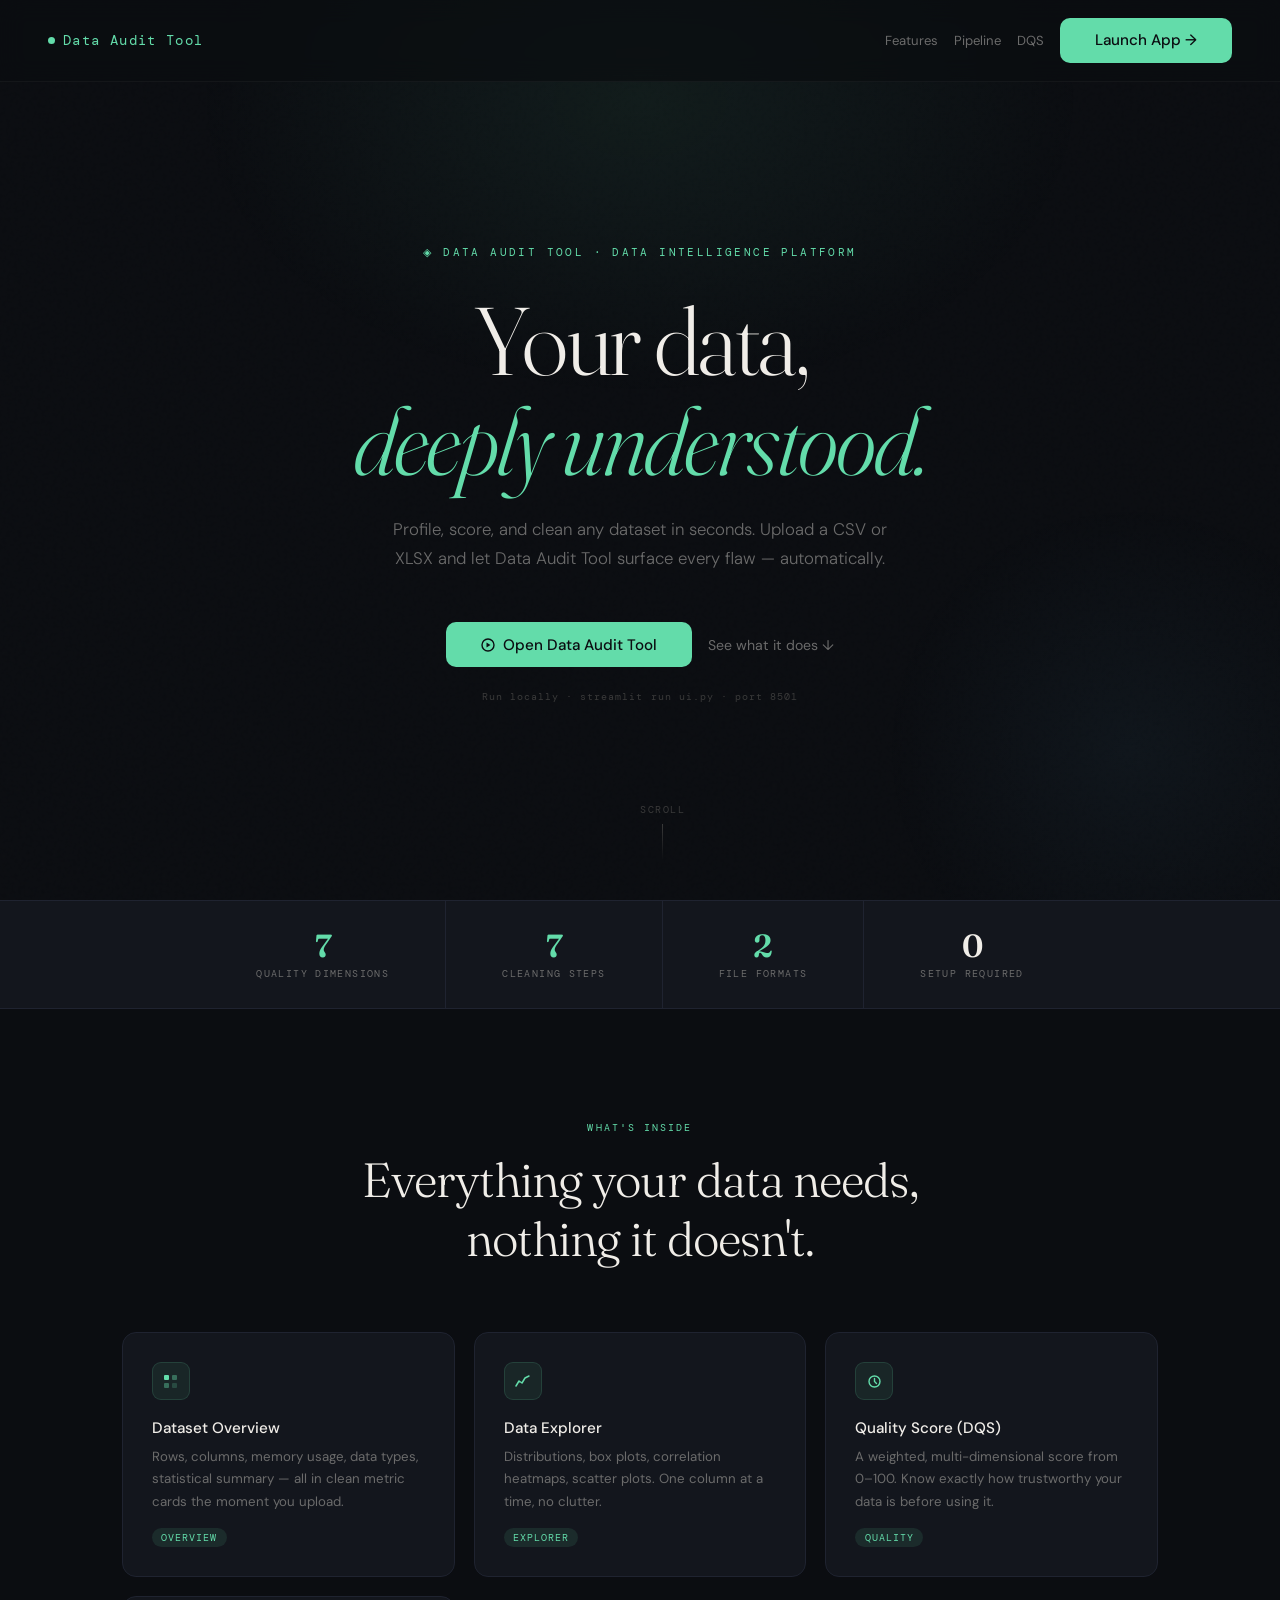
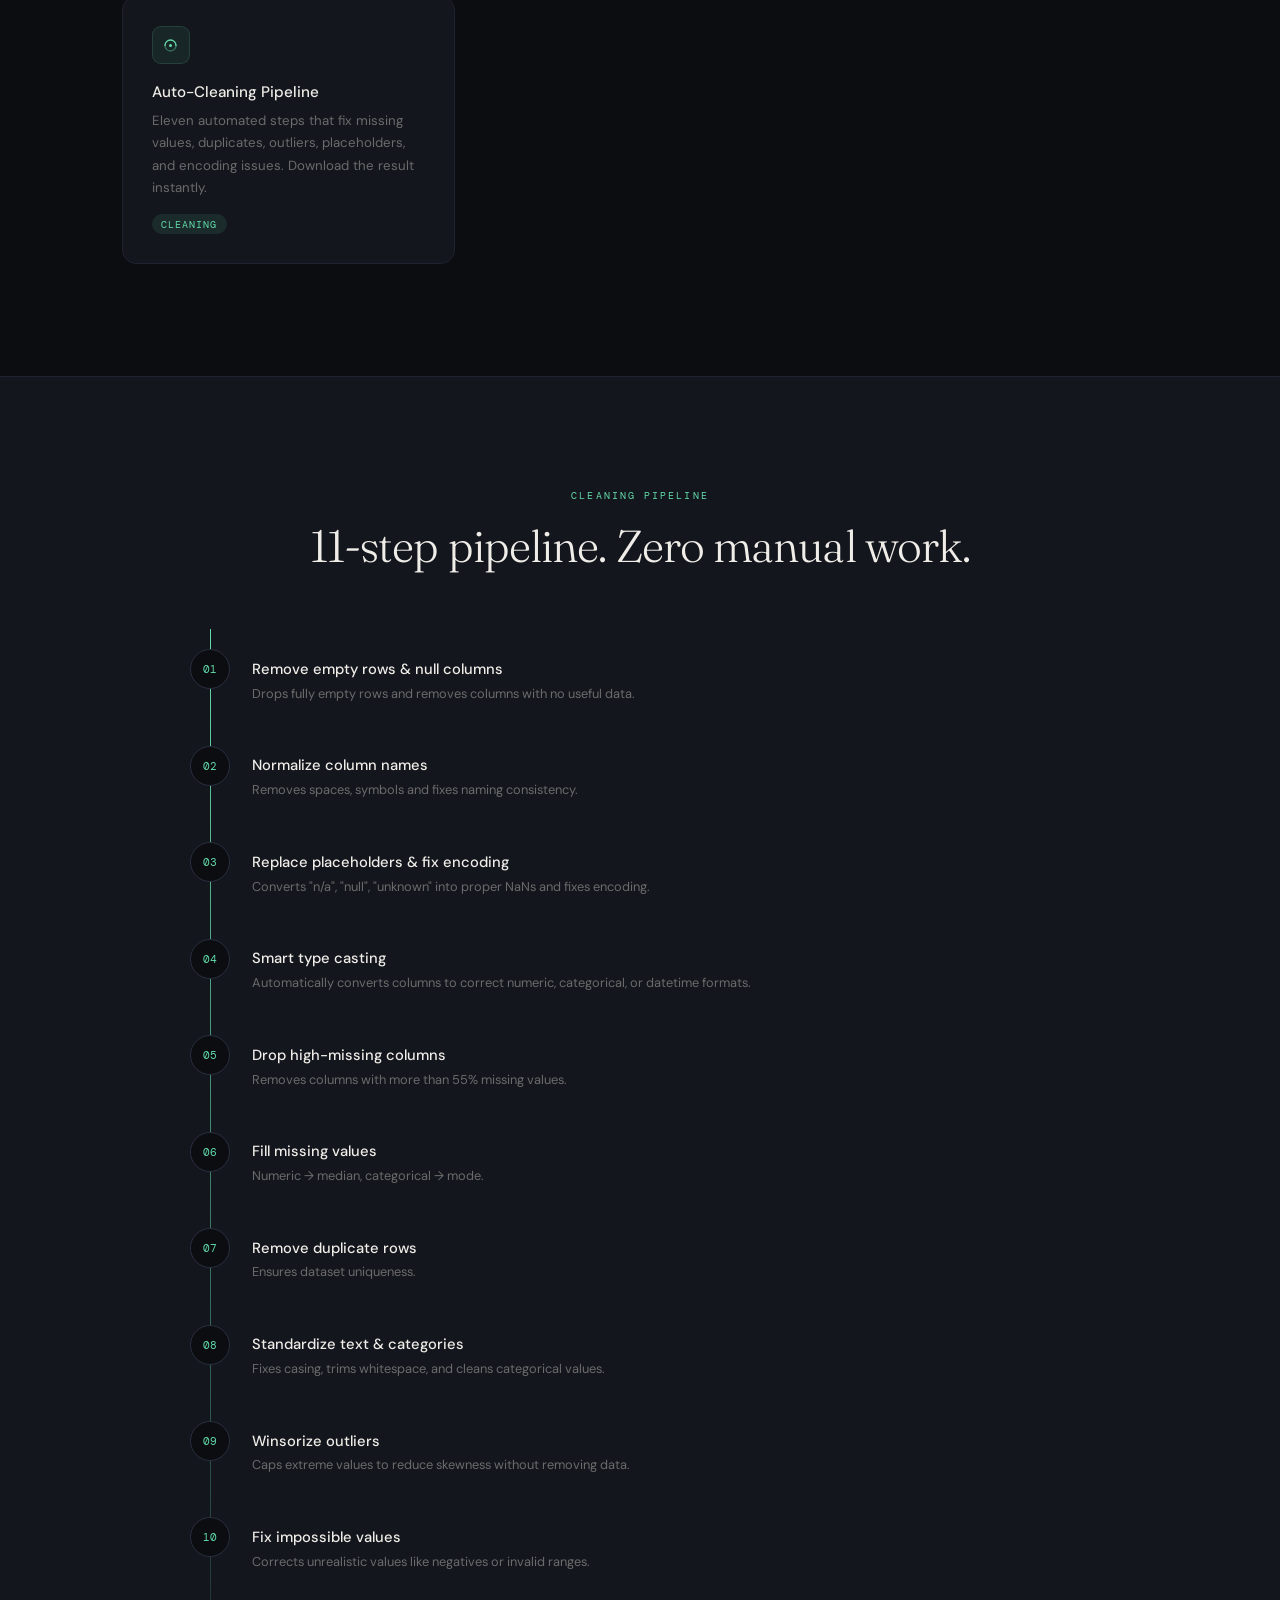
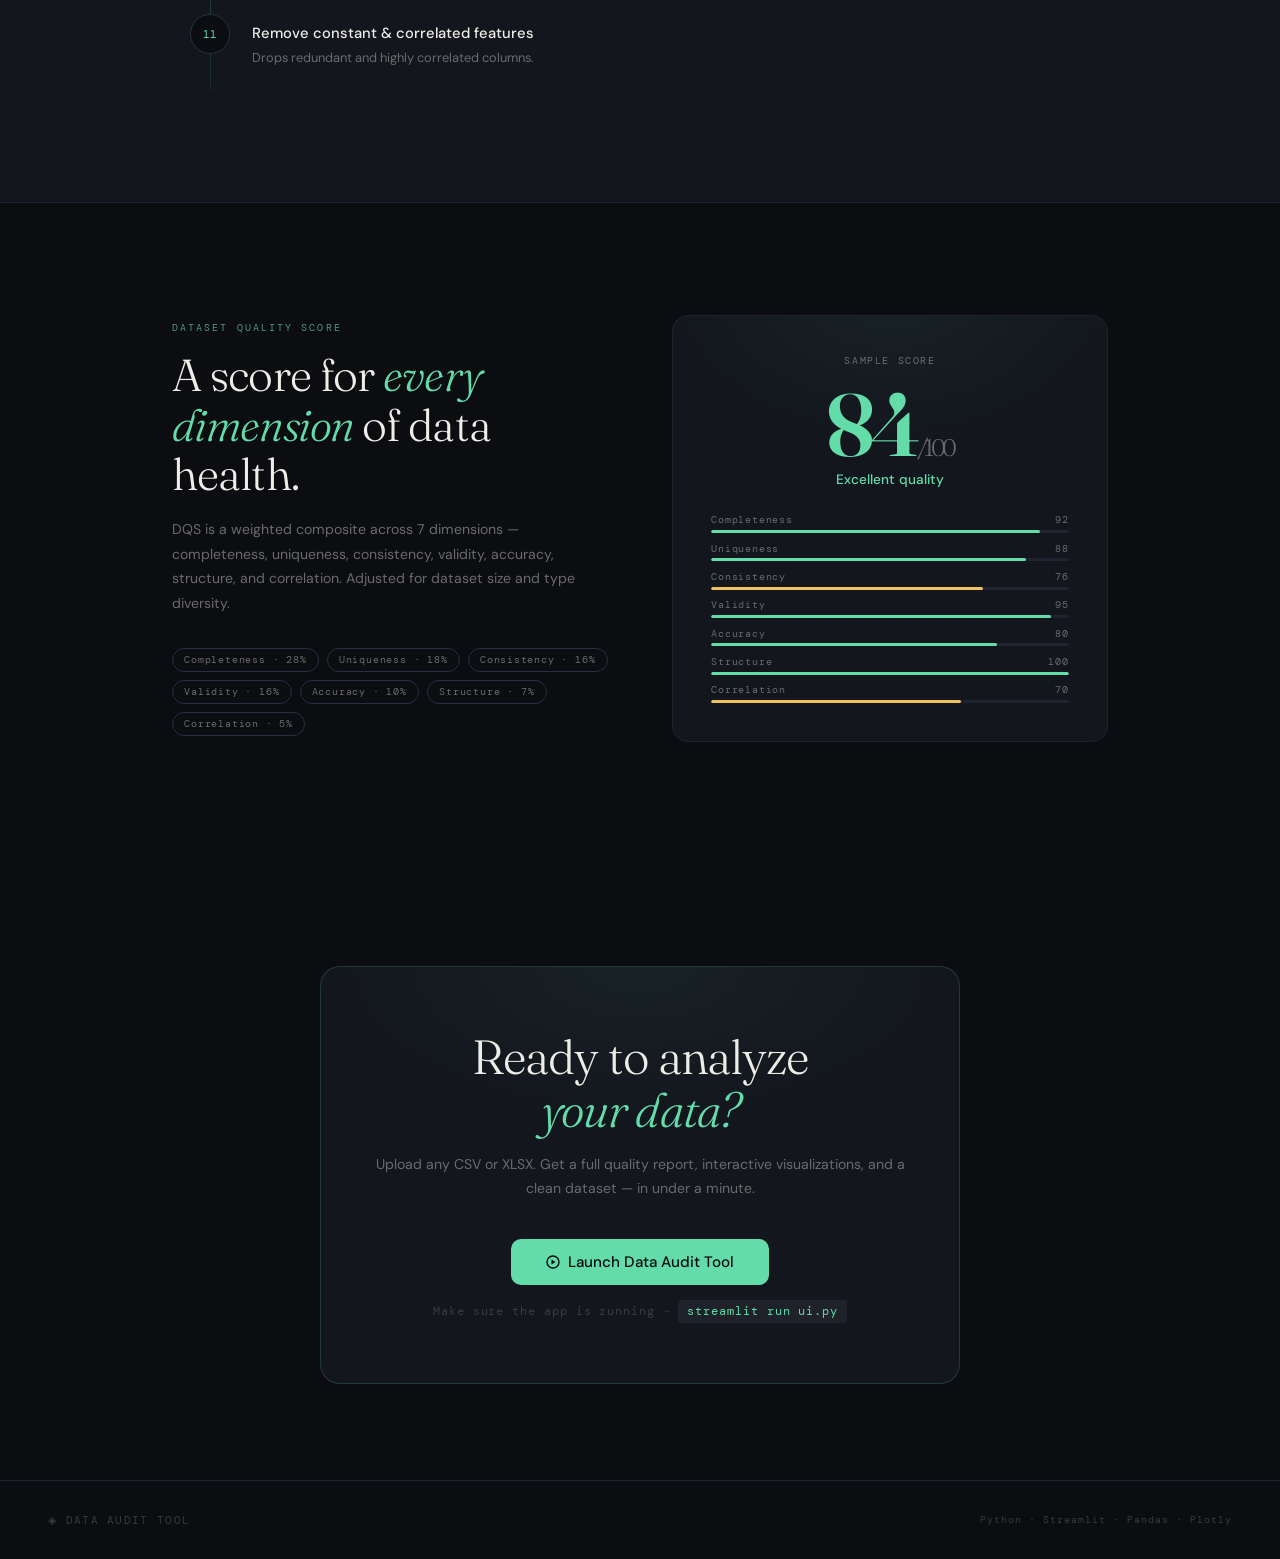
<file: index.html>
<!DOCTYPE html>
<html lang="en">
<head>
<meta charset="UTF-8" />
<meta name="viewport" content="width=device-width, initial-scale=1.0" />
<title>Data Audit Tool — Data Quality Platform</title>
<link rel="preconnect" href="https://fonts.googleapis.com" />
<link rel="preconnect" href="https://fonts.gstatic.com" crossorigin />
<link href="https://fonts.googleapis.com/css2?family=DM+Sans:wght@300;400;500;600&family=DM+Mono:wght@400;500&family=Fraunces:ital,opsz,wght@0,9..144,300;0,9..144,600;1,9..144,300;1,9..144,400&display=swap" rel="stylesheet" />
<style>
  *, *::before, *::after { box-sizing: border-box; margin: 0; padding: 0; }

  :root {
    --bg:       #0b0d11;
    --surface:  #13161d;
    --border:   #1f2330;
    --border2:  #2a2f40;
    --text:     #f0ede8;
    --muted:    #6b6b6b;
    --subtle:   #3a3a3a;
    --accent:   #63dcaa;
    --accent2:  #63b3dc;
    --danger:   #f07060;
    --warn:     #f0c060;
  }

  html { scroll-behavior: smooth; }

  body {
    background: var(--bg);
    color: var(--text);
    font-family: 'DM Sans', sans-serif;
    min-height: 100vh;
    overflow-x: hidden;
  }

  /* ── noise texture overlay ── */
  body::before {
    content: '';
    position: fixed;
    inset: 0;
    background-image: url("data:image/svg+xml,%3Csvg viewBox='0 0 256 256' xmlns='http://www.w3.org/2000/svg'%3E%3Cfilter id='noise'%3E%3CfeTurbulence type='fractalNoise' baseFrequency='0.9' numOctaves='4' stitchTiles='stitch'/%3E%3C/filter%3E%3Crect width='100%25' height='100%25' filter='url(%23noise)' opacity='0.04'/%3E%3C/svg%3E");
    pointer-events: none;
    z-index: 0;
    opacity: 0.4;
  }

  /* ── ambient glow ── */
  .glow-top {
    position: fixed;
    top: -200px;
    left: 50%;
    transform: translateX(-50%);
    width: 900px;
    height: 600px;
    background: radial-gradient(ellipse at center, rgba(99,220,170,0.07) 0%, transparent 70%);
    pointer-events: none;
    z-index: 0;
  }
  .glow-br {
    position: fixed;
    bottom: -100px;
    right: -100px;
    width: 500px;
    height: 500px;
    background: radial-gradient(ellipse at center, rgba(99,179,220,0.05) 0%, transparent 70%);
    pointer-events: none;
    z-index: 0;
  }

  /* ── NAV ── */
  nav {
    position: fixed;
    top: 0; left: 0; right: 0;
    z-index: 100;
    display: flex;
    align-items: center;
    justify-content: space-between;
    padding: 1.1rem 3rem;
    border-bottom: 1px solid rgba(255,255,255,0.04);
    backdrop-filter: blur(12px);
    background: rgba(11,13,17,0.7);
  }
  .nav-logo {
    font-family: 'DM Mono', monospace;
    font-size: 0.85rem;
    letter-spacing: 0.1em;
    color: var(--accent);
    text-decoration: none;
    display: flex;
    align-items: center;
    gap: 0.5rem;
  }
  .nav-logo-dot {
    width: 7px; height: 7px;
    border-radius: 50%;
    background: var(--accent);
    animation: pulse 2.4s ease-in-out infinite;
  }
  @keyframes pulse {
    0%,100% { opacity:1; transform:scale(1); }
    50%      { opacity:0.4; transform:scale(0.7); }
  }
  .nav-right { display: flex; align-items: center; gap: 1rem; }
  .nav-link {
    font-size: 0.82rem;
    color: var(--muted);
    text-decoration: none;
    transition: color 0.2s;
  }
  .nav-link:hover { color: var(--text); }
  .btn-launch {
    font-family: 'DM Sans', sans-serif;
    font-size: 0.82rem;
    font-weight: 500;
    padding: 0.48rem 1.1rem;
    border-radius: 8px;
    background: var(--accent);
    color: #0b0d11;
    border: none;
    cursor: pointer;
    text-decoration: none;
    transition: background 0.2s, transform 0.15s;
    display: inline-block;
  }
  .btn-launch:hover { background: #7ee8bb; transform: translateY(-1px); }
  .btn-launch:active { transform: translateY(0); }

  /* ── HERO ── */
  .hero {
    position: relative;
    z-index: 1;
    min-height: 100vh;
    display: flex;
    flex-direction: column;
    align-items: center;
    justify-content: center;
    text-align: center;
    padding: 8rem 2rem 5rem;
  }
  .hero-eyebrow {
    font-family: 'DM Mono', monospace;
    font-size: 0.68rem;
    letter-spacing: 0.22em;
    text-transform: uppercase;
    color: var(--accent);
    opacity: 0.8;
    margin-bottom: 2rem;
    animation: fadeUp 0.6s ease both;
  }
  .hero-title {
    font-family: 'Fraunces', serif;
    font-weight: 300;
    font-size: clamp(3.2rem, 8vw, 6rem);
    line-height: 1.04;
    letter-spacing: -0.025em;
    color: var(--text);
    max-width: 780px;
    margin-bottom: 1.5rem;
    animation: fadeUp 0.6s 0.1s ease both;
  }
  .hero-title em {
    font-style: italic;
    color: var(--accent);
  }
  .hero-sub {
    font-size: 1.05rem;
    font-weight: 300;
    color: var(--muted);
    max-width: 500px;
    line-height: 1.75;
    margin-bottom: 3rem;
    animation: fadeUp 0.6s 0.2s ease both;
  }
  .hero-cta-row {
    display: flex;
    align-items: center;
    gap: 1rem;
    flex-wrap: wrap;
    justify-content: center;
    animation: fadeUp 0.6s 0.3s ease both;
  }
  .btn-primary {
    font-family: 'DM Sans', sans-serif;
    font-size: 0.95rem;
    font-weight: 500;
    padding: 0.8rem 2.2rem;
    border-radius: 10px;
    background: var(--accent);
    color: #0b0d11;
    border: none;
    cursor: pointer;
    text-decoration: none;
    display: inline-flex;
    align-items: center;
    gap: 0.5rem;
    transition: background 0.2s, transform 0.15s, box-shadow 0.2s;
  }
  .btn-primary:hover {
    background: #7ee8bb;
    transform: translateY(-2px);
    box-shadow: 0 8px 24px rgba(99,220,170,0.2);
  }
  .btn-primary:active { transform: translateY(0); }
  .btn-secondary {
    font-size: 0.88rem;
    color: var(--muted);
    text-decoration: none;
    display: inline-flex;
    align-items: center;
    gap: 0.4rem;
    transition: color 0.2s;
  }
  .btn-secondary:hover { color: var(--text); }

  .hero-note {
    margin-top: 1.4rem;
    font-family: 'DM Mono', monospace;
    font-size: 0.65rem;
    letter-spacing: 0.1em;
    color: var(--subtle);
    animation: fadeUp 0.6s 0.4s ease both;
  }

  /* ── SCROLL INDICATOR ── */
  .scroll-hint {
    position: absolute;
    bottom: 2.5rem;
    left: 50%;
    transform: translateX(-50%);
    display: flex;
    flex-direction: column;
    align-items: center;
    gap: 0.5rem;
    animation: fadeUp 0.6s 0.8s ease both;
  }
  .scroll-hint-text {
    font-family: 'DM Mono', monospace;
    font-size: 0.6rem;
    letter-spacing: 0.16em;
    text-transform: uppercase;
    color: var(--subtle);
  }
  .scroll-line {
    width: 1px;
    height: 36px;
    background: linear-gradient(to bottom, var(--subtle), transparent);
    animation: scrollLine 1.8s ease-in-out infinite;
  }
  @keyframes scrollLine {
    0%   { transform: scaleY(0); transform-origin: top; }
    50%  { transform: scaleY(1); transform-origin: top; }
    51%  { transform: scaleY(1); transform-origin: bottom; }
    100% { transform: scaleY(0); transform-origin: bottom; }
  }

  /* ── STATS BAR ── */
  .stats-bar {
    position: relative;
    z-index: 1;
    border-top: 1px solid var(--border);
    border-bottom: 1px solid var(--border);
    background: var(--surface);
    display: flex;
    justify-content: center;
    flex-wrap: wrap;
    gap: 0;
  }
  .stat-item {
    padding: 1.8rem 3.5rem;
    text-align: center;
    border-right: 1px solid var(--border);
  }
  .stat-item:last-child { border-right: none; }
  .stat-num {
    font-family: 'Fraunces', serif;
    font-weight: 600;
    font-size: 2rem;
    letter-spacing: -0.03em;
    color: var(--text);
    line-height: 1;
    margin-bottom: 0.3rem;
  }
  .stat-num span { color: var(--accent); }
  .stat-desc {
    font-family: 'DM Mono', monospace;
    font-size: 0.62rem;
    letter-spacing: 0.14em;
    text-transform: uppercase;
    color: var(--muted);
  }

  /* ── FEATURES ── */
  .features {
    position: relative;
    z-index: 1;
    max-width: 1100px;
    margin: 0 auto;
    padding: 7rem 2rem;
  }
  .features-eyebrow {
    font-family: 'DM Mono', monospace;
    font-size: 0.65rem;
    letter-spacing: 0.2em;
    text-transform: uppercase;
    color: var(--accent);
    opacity: 0.7;
    margin-bottom: 1rem;
    text-align: center;
  }
  .features-title {
    font-family: 'Fraunces', serif;
    font-weight: 300;
    font-size: clamp(2rem, 4vw, 3rem);
    letter-spacing: -0.02em;
    color: var(--text);
    text-align: center;
    margin-bottom: 4rem;
    max-width: 600px;
    margin-left: auto;
    margin-right: auto;
  }
  .features-grid {
    display: grid;
    grid-template-columns: repeat(auto-fit, minmax(280px, 1fr));
    gap: 1.2rem;
  }
  .feat-card {
    background: var(--surface);
    border: 1px solid var(--border);
    border-radius: 14px;
    padding: 1.8rem;
    transition: border-color 0.25s, transform 0.25s;
  }
  .feat-card:hover { border-color: var(--border2); transform: translateY(-3px); }
  .feat-icon {
    width: 38px; height: 38px;
    border-radius: 9px;
    background: rgba(99,220,170,0.08);
    border: 1px solid rgba(99,220,170,0.15);
    display: flex;
    align-items: center;
    justify-content: center;
    margin-bottom: 1.1rem;
    font-size: 15px;
  }
  .feat-title {
    font-size: 0.95rem;
    font-weight: 500;
    color: var(--text);
    margin-bottom: 0.5rem;
  }
  .feat-desc {
    font-size: 0.83rem;
    color: var(--muted);
    line-height: 1.7;
  }
  .feat-tag {
    display: inline-block;
    margin-top: 0.9rem;
    font-family: 'DM Mono', monospace;
    font-size: 0.6rem;
    letter-spacing: 0.1em;
    text-transform: uppercase;
    padding: 0.2rem 0.6rem;
    border-radius: 99px;
    background: rgba(99,220,170,0.1);
    color: var(--accent);
  }

  /* ── PIPELINE SECTION ── */
  .pipeline-section {
    position: relative;
    z-index: 1;
    background: var(--surface);
    border-top: 1px solid var(--border);
    border-bottom: 1px solid var(--border);
    padding: 7rem 2rem;
  }
  .pipeline-inner {
    max-width: 900px;
    margin: 0 auto;
  }
  .pipeline-eyebrow {
    font-family: 'DM Mono', monospace;
    font-size: 0.65rem;
    letter-spacing: 0.2em;
    text-transform: uppercase;
    color: var(--accent);
    opacity: 0.7;
    margin-bottom: 1rem;
    text-align: center;
  }
  .pipeline-title {
    font-family: 'Fraunces', serif;
    font-weight: 300;
    font-size: clamp(1.8rem, 3.5vw, 2.8rem);
    letter-spacing: -0.02em;
    color: var(--text);
    text-align: center;
    margin-bottom: 3.5rem;
  }
  .steps {
    display: flex;
    flex-direction: column;
    gap: 0;
    position: relative;
  }
  .steps::before {
    content: '';
    position: absolute;
    left: 20px;
    top: 0;
    bottom: 0;
    width: 1px;
    background: linear-gradient(to bottom, var(--accent) 0%, rgba(99,220,170,0.1) 100%);
  }
  .step {
    display: flex;
    align-items: flex-start;
    gap: 1.4rem;
    padding: 1.3rem 0;
    position: relative;
    z-index: 1;
  }
  .step-num {
    width: 40px; height: 40px;
    border-radius: 50%;
    background: var(--bg);
    border: 1px solid var(--border2);
    display: flex;
    align-items: center;
    justify-content: center;
    font-family: 'DM Mono', monospace;
    font-size: 0.7rem;
    color: var(--accent);
    flex-shrink: 0;
  }
  .step-body { padding-top: 0.6rem; }
  .step-name {
    font-size: 0.92rem;
    font-weight: 500;
    color: var(--text);
    margin-bottom: 0.3rem;
  }
  .step-detail {
    font-size: 0.8rem;
    color: var(--muted);
    line-height: 1.6;
  }

  /* ── DQS SECTION ── */
  .dqs-section {
    position: relative;
    z-index: 1;
    max-width: 1000px;
    margin: 0 auto;
    padding: 7rem 2rem;
    display: grid;
    grid-template-columns: 1fr 1fr;
    gap: 4rem;
    align-items: center;
  }
  @media (max-width: 680px) {
    .dqs-section { grid-template-columns: 1fr; gap: 2rem; }
  }
  .dqs-left { }
  .dqs-eyebrow {
    font-family: 'DM Mono', monospace;
    font-size: 0.65rem;
    letter-spacing: 0.2em;
    text-transform: uppercase;
    color: var(--accent);
    opacity: 0.7;
    margin-bottom: 1rem;
  }
  .dqs-heading {
    font-family: 'Fraunces', serif;
    font-weight: 300;
    font-size: clamp(1.8rem, 3.5vw, 2.8rem);
    letter-spacing: -0.02em;
    color: var(--text);
    margin-bottom: 1.2rem;
    line-height: 1.1;
  }
  .dqs-heading em { font-style: italic; color: var(--accent); }
  .dqs-body {
    font-size: 0.88rem;
    color: var(--muted);
    line-height: 1.75;
    margin-bottom: 2rem;
  }
  .dqs-dims {
    display: flex;
    flex-wrap: wrap;
    gap: 0.5rem;
  }
  .dim-pill {
    font-family: 'DM Mono', monospace;
    font-size: 0.62rem;
    letter-spacing: 0.08em;
    padding: 0.28rem 0.7rem;
    border-radius: 99px;
    border: 1px solid var(--border2);
    color: var(--muted);
  }
  .dqs-right {
    background: var(--surface);
    border: 1px solid var(--border);
    border-radius: 16px;
    padding: 2.4rem;
    text-align: center;
    position: relative;
    overflow: hidden;
  }
  .dqs-right::before {
    content: '';
    position: absolute;
    inset: 0;
    background: radial-gradient(ellipse 80% 60% at 50% -10%, rgba(99,220,170,0.07), transparent 70%);
    pointer-events: none;
  }
  .dqs-score-label {
    font-family: 'DM Mono', monospace;
    font-size: 0.62rem;
    letter-spacing: 0.16em;
    text-transform: uppercase;
    color: var(--muted);
    margin-bottom: 0.8rem;
  }
  .dqs-score-num {
    font-family: 'Fraunces', serif;
    font-weight: 600;
    font-size: 5.5rem;
    line-height: 1;
    letter-spacing: -0.04em;
    color: var(--accent);
    margin-bottom: 0.2rem;
  }
  .dqs-score-out { font-size: 1.5rem; color: var(--muted); font-weight: 300; }
  .dqs-score-verdict {
    font-size: 0.85rem;
    color: var(--accent);
    font-weight: 500;
    margin-bottom: 1.6rem;
  }
  .dqs-bars { display: flex; flex-direction: column; gap: 0.55rem; text-align: left; }
  .dqs-bar-row { }
  .dqs-bar-meta {
    display: flex;
    justify-content: space-between;
    font-family: 'DM Mono', monospace;
    font-size: 0.6rem;
    letter-spacing: 0.08em;
    color: var(--muted);
    margin-bottom: 0.22rem;
  }
  .dqs-bar-track {
    height: 3px;
    border-radius: 99px;
    background: var(--border);
    overflow: hidden;
  }
  .dqs-bar-fill {
    height: 100%;
    border-radius: 99px;
    background: var(--accent);
    transition: width 1.2s ease;
  }

  /* ── FINAL CTA ── */
  .final-cta {
    position: relative;
    z-index: 1;
    padding: 7rem 2rem 6rem;
    text-align: center;
  }
  .cta-card {
    background: var(--surface);
    border: 1px solid rgba(99,220,170,0.18);
    border-radius: 20px;
    padding: 4rem 3rem;
    max-width: 640px;
    margin: 0 auto;
    position: relative;
    overflow: hidden;
  }
  .cta-card::before {
    content: '';
    position: absolute;
    inset: 0;
    background: radial-gradient(ellipse 80% 60% at 50% 0%, rgba(99,220,170,0.06), transparent 65%);
    pointer-events: none;
  }
  .cta-title {
    font-family: 'Fraunces', serif;
    font-weight: 300;
    font-size: clamp(2rem, 4vw, 3rem);
    letter-spacing: -0.02em;
    color: var(--text);
    margin-bottom: 1rem;
    line-height: 1.1;
  }
  .cta-title em { font-style: italic; color: var(--accent); }
  .cta-sub {
    font-size: 0.88rem;
    color: var(--muted);
    margin-bottom: 2.4rem;
    line-height: 1.7;
  }
  .cta-instruction {
    font-family: 'DM Mono', monospace;
    font-size: 0.72rem;
    letter-spacing: 0.08em;
    color: var(--subtle);
    margin-top: 1.2rem;
  }
  .cta-instruction code {
    background: rgba(255,255,255,0.05);
    padding: 0.2rem 0.5rem;
    border-radius: 4px;
    border: 1px solid var(--border);
    color: var(--accent);
    font-family: 'DM Mono', monospace;
  }

  /* ── FOOTER ── */
  footer {
    position: relative;
    z-index: 1;
    border-top: 1px solid var(--border);
    padding: 2rem 3rem;
    display: flex;
    align-items: center;
    justify-content: space-between;
    flex-wrap: wrap;
    gap: 1rem;
  }
  .footer-brand {
    font-family: 'DM Mono', monospace;
    font-size: 0.68rem;
    letter-spacing: 0.12em;
    text-transform: uppercase;
    color: var(--subtle);
  }
  .footer-stack {
    font-family: 'DM Mono', monospace;
    font-size: 0.62rem;
    letter-spacing: 0.1em;
    color: var(--subtle);
  }

  /* ── ANIMATIONS ── */
  @keyframes fadeUp {
    from { opacity: 0; transform: translateY(18px); }
    to   { opacity: 1; transform: translateY(0); }
  }
  .fade-in { opacity: 0; transform: translateY(20px); transition: opacity 0.6s ease, transform 0.6s ease; }
  .fade-in.visible { opacity: 1; transform: translateY(0); }

  /* ── RESPONSIVE ── */
  @media (max-width: 640px) {
    nav { padding: 1rem 1.5rem; }
    .stat-item { padding: 1.4rem 2rem; }
    .dqs-section { padding: 4rem 1.5rem; }
    footer { flex-direction: column; align-items: flex-start; }
  }
</style>
</head>
<body>

<div class="glow-top"></div>
<div class="glow-br"></div>

<!-- NAV -->
<nav>
  <a class="nav-logo" href="#">
    <div class="nav-logo-dot"></div>
    Data Audit Tool
  </a>
  <div class="nav-right">
    <a class="nav-link" href="#features">Features</a>
    <a class="nav-link" href="#pipeline">Pipeline</a>
    <a class="nav-link" href="#dqs">DQS</a>
    <a href="http://127.0.0.1:8501" target="_blank" class="btn-primary">
  Launch App →
</a>
  </div>
</nav>

<!-- HERO -->
<section class="hero">
  <p class="hero-eyebrow">◈ Data Audit Tool · Data Intelligence Platform</p>
  <h1 class="hero-title">Your data,<br /><em>deeply understood.</em></h1>
  <p class="hero-sub">Profile, score, and clean any dataset in seconds. Upload a CSV or XLSX and let Data Audit Tool surface every flaw — automatically.</p>
  
  <div class="hero-cta-row">
    <button class="btn-primary" onclick="openApp()">
      <svg width="14" height="14" viewBox="0 0 14 14" fill="none">
        <circle cx="7" cy="7" r="6" stroke="currentColor" stroke-width="1.4"/>
        <path d="M5.5 4.5L9.5 7L5.5 9.5V4.5Z" fill="currentColor"/>
      </svg>
      Open Data Audit Tool
    </button>

    <a class="btn-secondary" href="#features">See what it does ↓</a>
  </div>

  <p class="hero-note">Run locally · streamlit run ui.py · port 8501</p>

  <div class="scroll-hint">
    <span class="scroll-hint-text">Scroll</span>
    <div class="scroll-line"></div>
  </div>
</section>
<div id="app-container" style="display:none; margin:40px auto; max-width:1200px;">
  <iframe 
    src="http://127.0.0.1:8501"
    width="100%" 
    height="900px" 
    style="border:none; border-radius:16px;">
  </iframe>
</div>

<!-- STATS BAR -->
<div class="stats-bar fade-in">
  <div class="stat-item">
    <div class="stat-num"><span>7</span></div>
    <div class="stat-desc">Quality Dimensions</div>
  </div>
  <div class="stat-item">
    <div class="stat-num"><span>7</span></div>
    <div class="stat-desc">Cleaning Steps</div>
  </div>
  <div class="stat-item">
    <div class="stat-num"><span>2</span></div>
    <div class="stat-desc">File Formats</div>
  </div>
  <div class="stat-item">
    <div class="stat-num">0</div>
    <div class="stat-desc">Setup Required</div>
  </div>
</div>

<!-- FEATURES -->
<section class="features" id="features">
  <p class="features-eyebrow fade-in">What's inside</p>
  <h2 class="features-title fade-in">Everything your data needs, nothing it doesn't.</h2>
  <div class="features-grid">
    <div class="feat-card fade-in">
      <div class="feat-icon">
        <svg width="15" height="15" viewBox="0 0 15 15" fill="none"><rect x="1" y="1" width="5" height="5" rx="1" fill="#63dcaa"/><rect x="9" y="1" width="5" height="5" rx="1" fill="#63dcaa" opacity=".4"/><rect x="1" y="9" width="5" height="5" rx="1" fill="#63dcaa" opacity=".4"/><rect x="9" y="9" width="5" height="5" rx="1" fill="#63dcaa" opacity=".2"/></svg>
      </div>
      <div class="feat-title">Dataset Overview</div>
      <div class="feat-desc">Rows, columns, memory usage, data types, statistical summary — all in clean metric cards the moment you upload.</div>
      <span class="feat-tag">Overview</span>
    </div>
    <div class="feat-card fade-in">
      <div class="feat-icon">
        <svg width="15" height="15" viewBox="0 0 15 15" fill="none"><path d="M1 12 L4 7 L7 9 L10 4 L14 2" stroke="#63dcaa" stroke-width="1.5" stroke-linecap="round" stroke-linejoin="round"/></svg>
      </div>
      <div class="feat-title">Data Explorer</div>
      <div class="feat-desc">Distributions, box plots, correlation heatmaps, scatter plots. One column at a time, no clutter.</div>
      <span class="feat-tag">Explorer</span>
    </div>
    <div class="feat-card fade-in">
      <div class="feat-icon">
        <svg width="15" height="15" viewBox="0 0 15 15" fill="none"><circle cx="7.5" cy="7.5" r="5.5" stroke="#63dcaa" stroke-width="1.4"/><path d="M7.5 4.5V7.5L9.5 9.5" stroke="#63dcaa" stroke-width="1.4" stroke-linecap="round"/></svg>
      </div>
      <div class="feat-title">Quality Score (DQS)</div>
      <div class="feat-desc">A weighted, multi-dimensional score from 0–100. Know exactly how trustworthy your data is before using it.</div>
      <span class="feat-tag">Quality</span>
    </div>
    <div class="feat-card fade-in">
      <div class="feat-icon">
        <svg width="15" height="15" viewBox="0 0 15 15" fill="none"><path d="M2 7.5 C2 4.5 4.5 2 7.5 2 S13 4.5 13 7.5" stroke="#63dcaa" stroke-width="1.4" stroke-linecap="round"/><path d="M2 7.5 C2 10.5 4.5 13 7.5 13 S13 10.5 13 7.5" stroke="#63dcaa" stroke-width="1.4" stroke-linecap="round" opacity=".4"/><circle cx="7.5" cy="7.5" r="1.5" fill="#63dcaa"/></svg>
      </div>
      <div class="feat-title">Auto-Cleaning Pipeline</div>
      <div class="feat-desc">Eleven automated steps that fix missing values, duplicates, outliers, placeholders, and encoding issues. Download the result instantly.</div>
      <span class="feat-tag">Cleaning</span>
    </div>
  </div>
</section>

<!-- PIPELINE -->
<section class="pipeline-section" id="pipeline">
  <div class="pipeline-inner">
    <p class="pipeline-eyebrow fade-in">Cleaning pipeline</p>
    <h2 class="pipeline-title fade-in">11-step pipeline. Zero manual work.</h2>
    <div class="steps">

  <div class="step fade-in">
    <div class="step-num">01</div>
    <div class="step-body">
      <div class="step-name">Remove empty rows & null columns</div>
      <div class="step-detail">Drops fully empty rows and removes columns with no useful data.</div>
    </div>
  </div>

  <div class="step fade-in">
    <div class="step-num">02</div>
    <div class="step-body">
      <div class="step-name">Normalize column names</div>
      <div class="step-detail">Removes spaces, symbols and fixes naming consistency.</div>
    </div>
  </div>

  <div class="step fade-in">
    <div class="step-num">03</div>
    <div class="step-body">
      <div class="step-name">Replace placeholders & fix encoding</div>
      <div class="step-detail">Converts "n/a", "null", "unknown" into proper NaNs and fixes encoding.</div>
    </div>
  </div>

  <div class="step fade-in">
    <div class="step-num">04</div>
    <div class="step-body">
      <div class="step-name">Smart type casting</div>
      <div class="step-detail">Automatically converts columns to correct numeric, categorical, or datetime formats.</div>
    </div>
  </div>

  <div class="step fade-in">
    <div class="step-num">05</div>
    <div class="step-body">
      <div class="step-name">Drop high-missing columns</div>
      <div class="step-detail">Removes columns with more than 55% missing values.</div>
    </div>
  </div>

  <div class="step fade-in">
    <div class="step-num">06</div>
    <div class="step-body">
      <div class="step-name">Fill missing values</div>
      <div class="step-detail">Numeric → median, categorical → mode.</div>
    </div>
  </div>

  <div class="step fade-in">
    <div class="step-num">07</div>
    <div class="step-body">
      <div class="step-name">Remove duplicate rows</div>
      <div class="step-detail">Ensures dataset uniqueness.</div>
    </div>
  </div>

  <div class="step fade-in">
    <div class="step-num">08</div>
    <div class="step-body">
      <div class="step-name">Standardize text & categories</div>
      <div class="step-detail">Fixes casing, trims whitespace, and cleans categorical values.</div>
    </div>
  </div>

  <div class="step fade-in">
    <div class="step-num">09</div>
    <div class="step-body">
      <div class="step-name">Winsorize outliers</div>
      <div class="step-detail">Caps extreme values to reduce skewness without removing data.</div>
    </div>
  </div>

  <div class="step fade-in">
    <div class="step-num">10</div>
    <div class="step-body">
      <div class="step-name">Fix impossible values</div>
      <div class="step-detail">Corrects unrealistic values like negatives or invalid ranges.</div>
    </div>
  </div>

  <div class="step fade-in">
    <div class="step-num">11</div>
    <div class="step-body">
      <div class="step-name">Remove constant & correlated features</div>
      <div class="step-detail">Drops redundant and highly correlated columns.</div>
    </div>
  </div>

</div>
</section>

<!-- DQS -->
<section id="dqs">
  <div class="dqs-section">
    <div class="dqs-left fade-in">
      <p class="dqs-eyebrow">Dataset Quality Score</p>
      <h2 class="dqs-heading">A score for <em>every dimension</em> of data health.</h2>
      <p class="dqs-body">DQS is a weighted composite across 7 dimensions — completeness, uniqueness, consistency, validity, accuracy, structure, and correlation. Adjusted for dataset size and type diversity.</p>
      <div class="dqs-dims">
        <span class="dim-pill">Completeness · 28%</span>
        <span class="dim-pill">Uniqueness · 18%</span>
        <span class="dim-pill">Consistency · 16%</span>
        <span class="dim-pill">Validity · 16%</span>
        <span class="dim-pill">Accuracy · 10%</span>
        <span class="dim-pill">Structure · 7%</span>
        <span class="dim-pill">Correlation · 5%</span>
      </div>
    </div>
    <div class="dqs-right fade-in">
      <div class="dqs-score-label">Sample Score</div>
      <div class="dqs-score-num">84<span class="dqs-score-out">/100</span></div>
      <div class="dqs-score-verdict">Excellent quality</div>
      <div class="dqs-bars">
        <div class="dqs-bar-row">
          <div class="dqs-bar-meta"><span>Completeness</span><span>92</span></div>
          <div class="dqs-bar-track"><div class="dqs-bar-fill" style="width:92%"></div></div>
        </div>
        <div class="dqs-bar-row">
          <div class="dqs-bar-meta"><span>Uniqueness</span><span>88</span></div>
          <div class="dqs-bar-track"><div class="dqs-bar-fill" style="width:88%"></div></div>
        </div>
        <div class="dqs-bar-row">
          <div class="dqs-bar-meta"><span>Consistency</span><span>76</span></div>
          <div class="dqs-bar-track"><div class="dqs-bar-fill" style="width:76%; background: var(--warn)"></div></div>
        </div>
        <div class="dqs-bar-row">
          <div class="dqs-bar-meta"><span>Validity</span><span>95</span></div>
          <div class="dqs-bar-track"><div class="dqs-bar-fill" style="width:95%"></div></div>
        </div>
        <div class="dqs-bar-row">
          <div class="dqs-bar-meta"><span>Accuracy</span><span>80</span></div>
          <div class="dqs-bar-track"><div class="dqs-bar-fill" style="width:80%"></div></div>
        </div>
        <div class="dqs-bar-row">
          <div class="dqs-bar-meta"><span>Structure</span><span>100</span></div>
          <div class="dqs-bar-track"><div class="dqs-bar-fill" style="width:100%"></div></div>
        </div>
        <div class="dqs-bar-row">
          <div class="dqs-bar-meta"><span>Correlation</span><span>70</span></div>
          <div class="dqs-bar-track"><div class="dqs-bar-fill" style="width:70%; background: var(--warn)"></div></div>
        </div>
      </div>
    </div>
  </div>
</section>

<!-- FINAL CTA -->
<section class="final-cta">
  <div class="cta-card fade-in">
    <h2 class="cta-title">Ready to analyze<br/><em>your data?</em></h2>
    <p class="cta-sub">Upload any CSV or XLSX. Get a full quality report, interactive visualizations, and a clean dataset — in under a minute.</p>
    <a class="btn-primary" href="http://127.0.0.1:8501" target="_blank" style="display:inline-flex">
      <svg width="14" height="14" viewBox="0 0 14 14" fill="none"><circle cx="7" cy="7" r="6" stroke="currentColor" stroke-width="1.4"/><path d="M5.5 4.5L9.5 7L5.5 9.5V4.5Z" fill="currentColor"/></svg>
      Launch Data Audit Tool
    </a>
    <p class="cta-instruction">Make sure the app is running → <code>streamlit run ui.py</code></p>
  </div>
</section>

<!-- FOOTER -->
<footer>
  <span class="footer-brand">◈ Data Audit Tool</span>
  <span class="footer-stack">Python · Streamlit · Pandas · Plotly</span>
</footer>

<script>
  const obs = new IntersectionObserver((entries) => {
    entries.forEach(e => { if (e.isIntersecting) { e.target.classList.add('visible'); } });
  }, { threshold: 0.12 });
  document.querySelectorAll('.fade-in').forEach(el => obs.observe(el));
</script>
<script>
function openApp() {
  document.getElementById("app-container").style.display = "block";
  window.scrollTo({
    top: document.getElementById("app-container").offsetTop,
    behavior: "smooth"
  });
}
</script>
</body>
</html>
</file>
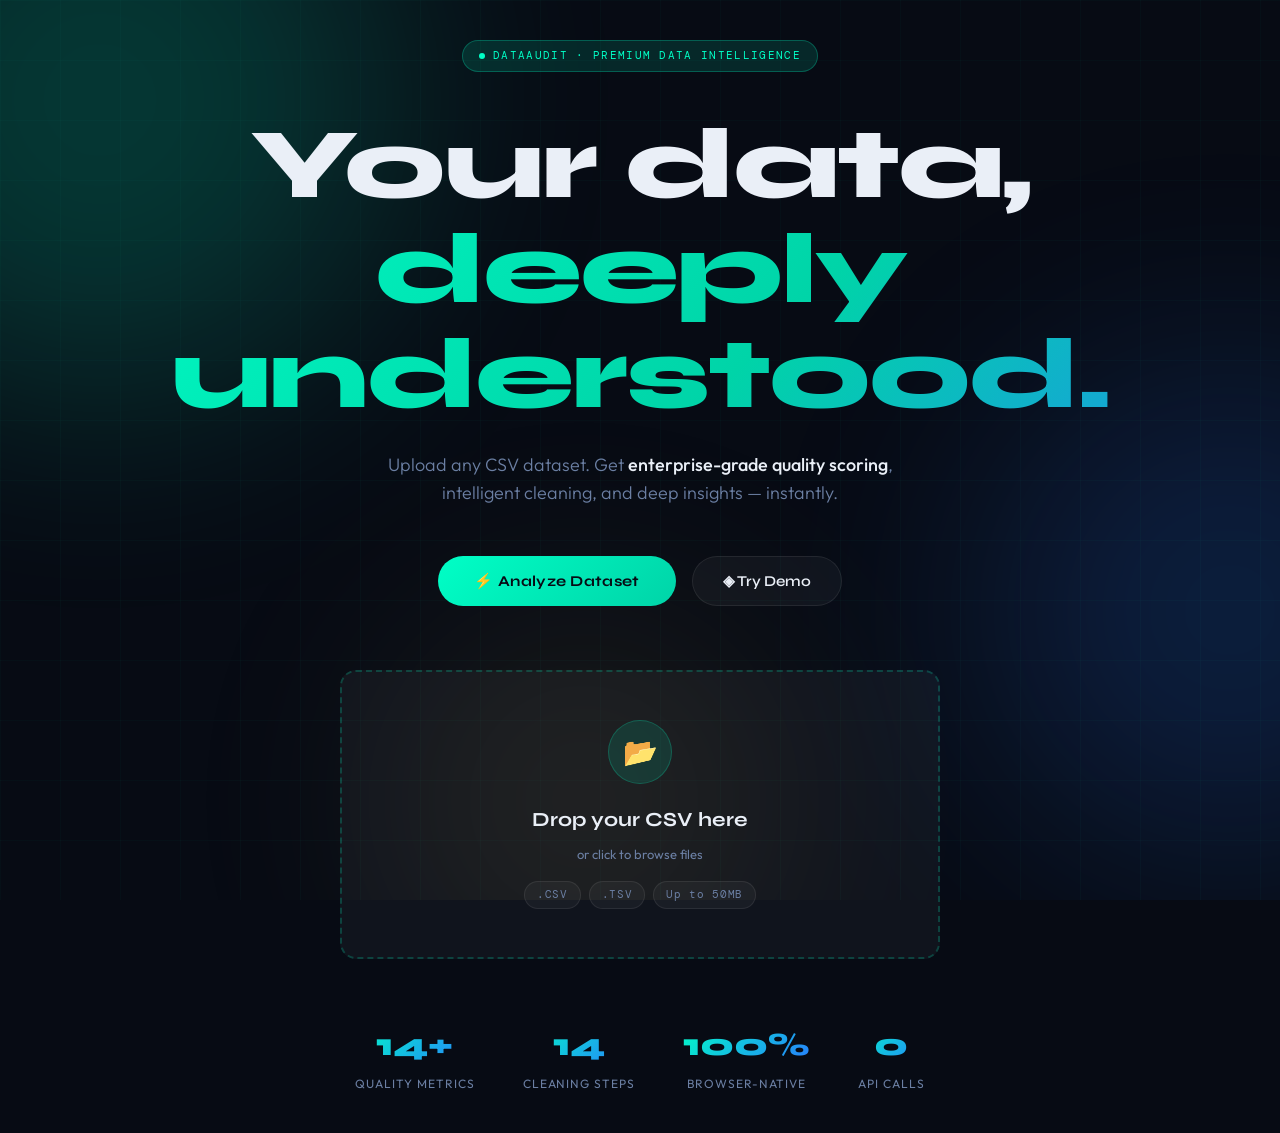
<file: data_audit_system_V2/index.html>
<!DOCTYPE html>
<html lang="en">
<head>
<meta charset="UTF-8">
<meta name="viewport" content="width=device-width, initial-scale=1.0">
<title>DataAudit — Your data, deeply understood.</title>
<link rel="preconnect" href="https://fonts.googleapis.com">
<link rel="preconnect" href="https://fonts.gstatic.com" crossorigin>
<link href="https://fonts.googleapis.com/css2?family=Syne:wght@400;600;700;800&family=DM+Mono:ital,wght@0,300;0,400;0,500;1,300&family=Outfit:wght@300;400;500;600&display=swap" rel="stylesheet">
<link rel="stylesheet" href="style.css">
</head>
<body>

<!-- ANIMATED BACKGROUND -->
<div class="bg-canvas">
  <div class="bg-orb bg-orb-1"></div>
  <div class="bg-orb bg-orb-2"></div>
  <div class="bg-orb bg-orb-3"></div>
  <div class="bg-grid"></div>
</div>

<!-- PROGRESS OVERLAY -->
<div class="progress-overlay" id="progressOverlay" style="display:none;">
  <div class="progress-pct" id="progressPct">0%</div>
  <div class="progress-title">Analyzing Dataset</div>
  <div class="progress-bar-wrap">
    <div class="progress-bar-fill" id="progressBar"></div>
  </div>
  <div class="progress-step-text" id="progressStep">Initializing...</div>
</div>

<div id="app">

<!-- ================================================================
     LANDING PAGE
================================================================ -->
<section id="landing">

  <div class="brand-badge">DataAudit · Premium Data Intelligence</div>

  <h1 class="hero-title">
    <span class="line-1">Your data,</span>
    <span class="line-2">deeply understood.</span>
  </h1>

  <p class="hero-sub">
    Upload any CSV dataset. Get <strong>enterprise-grade quality scoring</strong>,
    intelligent cleaning, and deep insights — instantly.
  </p>

  <div class="cta-group">
    <button class="btn-primary" onclick="document.getElementById('fileInput').click()">
      ⚡ Analyze Dataset
    </button>
    <button class="btn-secondary" onclick="loadDemo()">
      ◈ Try Demo
    </button>
  </div>

  <div class="upload-zone">
    <div class="drop-area" id="dropArea" onclick="document.getElementById('fileInput').click()">
      <div class="drop-icon">📂</div>
      <div class="drop-title">Drop your CSV here</div>
      <div class="drop-sub">or click to browse files</div>
      <div class="drop-formats">
        <span class="format-tag">.CSV</span>
        <span class="format-tag">.TSV</span>
        <span class="format-tag">Up to 50MB</span>
      </div>
    </div>
    <input type="file" id="fileInput" accept=".csv,.tsv,.txt">
  </div>

  <div class="hero-stats">
    <div class="stat-item">
      <div class="stat-value">14+</div>
      <div class="stat-label">Quality Metrics</div>
    </div>
    <div class="stat-item">
      <div class="stat-value">14</div>
      <div class="stat-label">Cleaning Steps</div>
    </div>
    <div class="stat-item">
      <div class="stat-value">100%</div>
      <div class="stat-label">Browser-Native</div>
    </div>
    <div class="stat-item">
      <div class="stat-value">0</div>
      <div class="stat-label">API Calls</div>
    </div>
  </div>

</section>

<!-- ================================================================
     DASHBOARD
================================================================ -->
<section id="dashboard">

  <!-- NAV -->
  <nav class="dash-nav">
    <div class="nav-brand">
      <div class="nav-brand-dot"></div>
      DataAudit
    </div>
    <div class="nav-tabs">
      <button class="nav-tab active" data-tab="overview">Overview</button>
      <button class="nav-tab" data-tab="columns">Columns</button>
      <button class="nav-tab" data-tab="clean">Clean</button>
      <button class="nav-tab" data-tab="insights">Insights</button>
      <button class="nav-tab" data-tab="compare">Before/After</button>
      <button class="nav-tab" data-tab="chat">AI Chat</button>
      <button class="nav-tab" data-tab="code">Code</button>
    </div>
    <div class="nav-actions">
      <button class="btn-icon" id="downloadBtn" title="Download Cleaned CSV">💾</button>
      <button class="btn-sm" onclick="resetApp()">← New File</button>
    </div>
  </nav>

  <!-- FILE INFO BAR -->
  <div class="file-info-bar">
    <div class="fi-item">
      <div class="fi-label">File</div>
      <div class="fi-val" id="fi-name">—</div>
    </div>
    <div class="fi-sep"></div>
    <div class="fi-item">
      <div class="fi-label">Rows</div>
      <div class="fi-val" id="fi-rows">—</div>
    </div>
    <div class="fi-sep"></div>
    <div class="fi-item">
      <div class="fi-label">Columns</div>
      <div class="fi-val" id="fi-cols">—</div>
    </div>
    <div class="fi-sep"></div>
    <div class="fi-item">
      <div class="fi-label">Size</div>
      <div class="fi-val" id="fi-size">—</div>
    </div>
    <div class="fi-sep"></div>
    <div class="fi-item">
      <div class="fi-label">DQS Score</div>
      <div class="fi-val" id="fi-dqs">—</div>
    </div>
  </div>

  <!-- ===== OVERVIEW TAB ===== -->
  <div class="tab-panel active" id="tab-overview">

    <!-- DQS Hero -->
    <div class="dqs-hero" id="dqsHero">
      <div class="dqs-ring-wrap">
        <svg width="180" height="180" viewBox="0 0 180 180">
          <circle cx="90" cy="90" r="75" fill="none" stroke="rgba(255,255,255,0.06)" stroke-width="12"/>
          <circle id="dqsRingTrack" cx="90" cy="90" r="75" fill="none"
            stroke="url(#dqsGrad)" stroke-width="12"
            stroke-linecap="round"
            stroke-dasharray="471"
            stroke-dashoffset="471"
            style="transition: stroke-dashoffset 1.4s cubic-bezier(0.23,1,0.32,1)"/>
          <defs>
            <linearGradient id="dqsGrad" x1="0%" y1="0%" x2="100%" y2="0%">
              <stop offset="0%" stop-color="#00FFC6"/>
              <stop offset="100%" stop-color="#2979FF"/>
            </linearGradient>
          </defs>
        </svg>
        <div class="dqs-ring-center">
          <div class="dqs-score-num" id="dqsNum" style="color:var(--primary)">—</div>
          <div class="dqs-score-label">DQS</div>
        </div>
      </div>

      <div class="dqs-breakdown">
        <div class="dqs-breakdown-title">Data Quality Score</div>
        <div class="dqs-breakdown-sub">Composite weighted metric across 14 dimensions</div>
        <div class="metric-list" id="metricList"></div>
      </div>
    </div>

    <!-- Stat Cards -->
    <div class="overview-grid" id="statCards"></div>

    <!-- Issues & Data Preview -->
    <div class="two-col" style="margin-bottom:20px;">
      <div class="glass-card">
        <div class="section-hd">
          <h3>Detected Issues</h3>
          <span class="sh-badge" id="issueCount">—</span>
        </div>
        <div id="issueChips"></div>
      </div>
      <div class="glass-card">
        <div class="section-hd">
          <h3>Column Types</h3>
        </div>
        <canvas id="typeChart" height="180"></canvas>
      </div>
    </div>

    <!-- Data Preview Table -->
    <div class="glass-card">
      <div class="section-hd">
        <h3>Data Preview</h3>
        <span class="sh-badge">First 20 rows</span>
      </div>
      <div class="data-table-wrap">
        <table class="data-table" id="previewTable"></table>
      </div>
    </div>

  </div><!-- /overview -->

  <!-- ===== COLUMNS TAB ===== -->
  <div class="tab-panel" id="tab-columns">
    <div class="glass-card" style="margin-bottom:20px;">
      <div class="section-hd">
        <h3>Column Intelligence</h3>
        <span class="sh-badge" id="colCount">—</span>
      </div>
      <p style="font-size:13px;color:var(--text-muted);margin-bottom:20px;">
        Deep per-column analysis with quality scores, statistics, and distribution previews.
      </p>
      <div class="col-cards-grid" id="colCards"></div>
    </div>
  </div>

  <!-- ===== CLEAN TAB ===== -->
  <div class="tab-panel" id="tab-clean">

    <div class="two-col" style="margin-bottom:24px;">

      <!-- Strategy -->
      <div class="glass-card">
        <div class="card-label">Cleaning Mode</div>
        <div class="card-title" style="margin-bottom:16px;">Select Strategy</div>
        <div class="strategy-selector">
          <div class="strategy-card selected-strategy" data-strategy="conservative" onclick="selectStrategy(this,'conservative')">
            <div class="strategy-icon">🛡️</div>
            <div class="strategy-name">Conservative</div>
            <div class="strategy-sub">Safe changes only. Preserves data structure.</div>
          </div>
          <div class="strategy-card" data-strategy="balanced" onclick="selectStrategy(this,'balanced')">
            <div class="strategy-icon">⚖️</div>
            <div class="strategy-name">Balanced</div>
            <div class="strategy-sub">Optimal tradeoff. Recommended for most.</div>
          </div>
          <div class="strategy-card" data-strategy="aggressive" onclick="selectStrategy(this,'aggressive')">
            <div class="strategy-icon">🔥</div>
            <div class="strategy-name">Aggressive</div>
            <div class="strategy-sub">Maximum cleaning. May alter distributions.</div>
          </div>
        </div>
      </div>

      <!-- Expected Impact -->
      <div class="glass-card">
        <div class="card-label">Expected Impact</div>
        <div class="card-title" style="margin-bottom:16px;">Cleaning Preview</div>
        <div id="impactPreview"></div>
        <button class="run-pipeline-btn" id="runPipelineBtn" onclick="runPipeline()">⚡ Run Full Pipeline</button>
      </div>

    </div>

    <!-- Pipeline Steps -->
    <div class="glass-card">
      <div class="section-hd">
        <h3>Cleaning Pipeline</h3>
        <span class="sh-badge">14 Steps</span>
      </div>
      <div class="pipeline-steps" id="pipelineSteps"></div>
    </div>

  </div>

  <!-- ===== INSIGHTS TAB ===== -->
  <div class="tab-panel" id="tab-insights">

    <div class="two-col" style="margin-bottom:20px;">
      <!-- Correlation Heatmap -->
      <div class="glass-card">
        <div class="section-hd">
          <h3>Correlation Matrix</h3>
          <span class="sh-badge">Numeric Columns</span>
        </div>
        <div class="heatmap-wrap" id="heatmapWrap"></div>
      </div>

      <!-- Distribution charts -->
      <div class="glass-card">
        <div class="section-hd">
          <h3>Distributions</h3>
        </div>
        <div id="distCharts"></div>
      </div>
    </div>

    <div class="two-col" style="margin-bottom:20px;">
      <!-- Anomaly Detection -->
      <div class="glass-card">
        <div class="section-hd">
          <h3>Anomaly Detection</h3>
          <span class="sh-badge">Z-Score + IQR</span>
        </div>
        <div id="anomalyTable"></div>
      </div>

      <!-- Hidden Patterns -->
      <div class="glass-card">
        <div class="section-hd">
          <h3>Hidden Pattern Detector</h3>
          <span class="sh-badge">K-Means Sim</span>
        </div>
        <div class="cluster-wrap">
          <canvas id="clusterChart"></canvas>
        </div>
        <div class="cluster-legend" id="clusterLegend"></div>
      </div>
    </div>

    <!-- Feature Stats -->
    <div class="glass-card">
      <div class="section-hd">
        <h3>Feature Statistics</h3>
        <span class="sh-badge">Skewness & Kurtosis</span>
      </div>
      <div class="data-table-wrap">
        <table class="data-table" id="statsTable"></table>
      </div>
    </div>

  </div>

  <!-- ===== COMPARE TAB ===== -->
  <div class="tab-panel" id="tab-compare">

    <div class="ba-grid">
      <div class="glass-card ba-card" style="border-color:rgba(255,107,107,0.2);">
        <div class="ba-label" style="color:#FF6B6B;">◈ Before Cleaning</div>
        <div class="ba-score" id="baScoreBefore" style="color:#FF6B6B;">—</div>
        <div style="font-size:13px;color:var(--text-muted);margin-top:8px;" id="baRowsBefore">—</div>
      </div>
      <div class="glass-card ba-card" style="border-color:rgba(0,255,198,0.2);">
        <div class="ba-label" style="color:var(--primary);">◈ After Cleaning</div>
        <div class="ba-score" id="baScoreAfter" style="color:var(--primary);">—</div>
        <div style="font-size:13px;color:var(--text-muted);margin-top:8px;" id="baRowsAfter">—</div>
      </div>
    </div>

    <div class="glass-card" style="margin-bottom:20px;">
      <div class="section-hd"><h3>Metric Comparison</h3></div>
      <canvas id="compareChart" height="200"></canvas>
    </div>

    <div class="glass-card">
      <div class="section-hd"><h3>Change Log</h3><span class="sh-badge" id="changeCount">—</span></div>
      <div id="changeLog"></div>
    </div>

  </div>

  <!-- ===== CHAT TAB ===== -->
  <div class="tab-panel" id="tab-chat">
    <div class="glass-card" style="padding:0;overflow:hidden;">
      <div style="padding:20px 24px;border-bottom:1px solid var(--glass-border);">
        <div class="card-title">🤖 Data Intelligence Chat</div>
        <div class="card-sub">Ask anything about your dataset — powered by rule-based insights</div>
      </div>
      <div class="quick-qs" id="quickQs"></div>
      <div class="chat-wrap">
        <div class="chat-messages" id="chatMessages"></div>
        <div class="chat-input-wrap">
          <input class="chat-input" id="chatInput" placeholder="Ask about your data..." onkeydown="if(event.key==='Enter')sendChat()">
          <button class="chat-send" onclick="sendChat()">Send →</button>
        </div>
      </div>
    </div>
  </div>

  <!-- ===== CODE TAB ===== -->
  <div class="tab-panel" id="tab-code">

    <div style="margin-bottom:20px;">
      <div class="glass-card">
        <div class="section-hd">
          <h3>Python Cleaning Code</h3>
          <button class="code-copy" onclick="copyCode('pyCode')">Copy</button>
        </div>
        <div class="code-block">
          <div class="code-header">
            <span class="code-lang">Python · pandas</span>
          </div>
          <pre id="pyCode"></pre>
        </div>
      </div>
    </div>

    <div class="glass-card" style="margin-bottom:20px;">
      <div class="section-hd">
        <h3>JavaScript Cleaning Code</h3>
        <button class="code-copy" onclick="copyCode('jsCode')">Copy</button>
      </div>
      <div class="code-block">
        <div class="code-header">
          <span class="code-lang">JavaScript</span>
        </div>
        <pre id="jsCode"></pre>
      </div>
    </div>

    <div class="glass-card">
      <div class="section-hd"><h3>Export Dataset</h3></div>
      <p style="font-size:13px;color:var(--text-muted);margin-bottom:20px;">
        Download the cleaned dataset as a CSV file, ready for modeling or further analysis.
      </p>
      <div style="display:flex;gap:12px;flex-wrap:wrap;">
        <button class="download-btn" onclick="downloadCleaned()">
          💾 Download Cleaned CSV
        </button>
        <button class="download-btn" style="background:linear-gradient(135deg,var(--secondary),#1A5FCC);" onclick="downloadOriginal()">
          📋 Download Original CSV
        </button>
      </div>
    </div>

  </div>

</section><!-- /dashboard -->

</div><!-- /app -->

<script src="script.js"></script>
</body>
</html>
</file>
<file: data_audit_system_V2/style.css>
/* ================================================================
   CSS VARIABLES & RESET
================================================================ */
:root {
  --bg: #070B14;
  --bg2: #0D1220;
  --bg3: #111827;
  --primary: #00FFC6;
  --primary-dim: rgba(0,255,198,0.12);
  --primary-glow: rgba(0,255,198,0.35);
  --accent: #C6A85B;
  --accent-dim: rgba(198,168,91,0.15);
  --secondary: #2979FF;
  --secondary-dim: rgba(41,121,255,0.15);
  --text: #EAEFF7;
  --text-muted: #6B7FA3;
  --text-dim: #3A4A6B;
  --glass: rgba(255,255,255,0.04);
  --glass-border: rgba(255,255,255,0.08);
  --glass-border-glow: rgba(0,255,198,0.3);
  --card-shadow: 0 8px 40px rgba(0,0,0,0.6);
  --font-display: 'Syne', sans-serif;
  --font-body: 'Outfit', sans-serif;
  --font-mono: 'DM Mono', monospace;
  --r: 16px;
  --r-sm: 8px;
}

*, *::before, *::after { box-sizing: border-box; margin: 0; padding: 0; }

html { scroll-behavior: smooth; }

body {
  background: var(--bg);
  color: var(--text);
  font-family: var(--font-body);
  font-size: 15px;
  line-height: 1.6;
  overflow-x: hidden;
  min-height: 100vh;
}

/* ================================================================
   ANIMATED BACKGROUND
================================================================ */
.bg-canvas {
  position: fixed;
  inset: 0;
  z-index: 0;
  overflow: hidden;
  pointer-events: none;
}

.bg-canvas canvas {
  position: absolute;
  inset: 0;
  width: 100%;
  height: 100%;
}

.bg-orb {
  position: absolute;
  border-radius: 50%;
  filter: blur(120px);
  animation: orbFloat 12s ease-in-out infinite;
  opacity: 0.18;
}
.bg-orb-1 { width: 600px; height: 600px; background: var(--primary); top: -200px; left: -200px; animation-delay: 0s; }
.bg-orb-2 { width: 500px; height: 500px; background: var(--secondary); top: 40%; right: -200px; animation-delay: -4s; }
.bg-orb-3 { width: 400px; height: 400px; background: var(--accent); bottom: -100px; left: 30%; animation-delay: -8s; opacity: 0.1; }

@keyframes orbFloat {
  0%, 100% { transform: translate(0,0) scale(1); }
  33% { transform: translate(40px,-30px) scale(1.05); }
  66% { transform: translate(-30px,20px) scale(0.95); }
}

/* Grid overlay */
.bg-grid {
  position: absolute;
  inset: 0;
  background-image:
    linear-gradient(rgba(0,255,198,0.025) 1px, transparent 1px),
    linear-gradient(90deg, rgba(0,255,198,0.025) 1px, transparent 1px);
  background-size: 60px 60px;
}

/* ================================================================
   LAYOUT
================================================================ */
#app { position: relative; z-index: 1; }

/* ================================================================
   LANDING PAGE
================================================================ */
#landing {
  min-height: 100vh;
  display: flex;
  flex-direction: column;
  align-items: center;
  justify-content: center;
  text-align: center;
  padding: 40px 24px;
}

.brand-badge {
  display: inline-flex;
  align-items: center;
  gap: 8px;
  padding: 6px 16px;
  background: var(--primary-dim);
  border: 1px solid rgba(0,255,198,0.25);
  border-radius: 100px;
  font-family: var(--font-mono);
  font-size: 11px;
  color: var(--primary);
  letter-spacing: 0.12em;
  text-transform: uppercase;
  margin-bottom: 40px;
  animation: fadeUp 0.8s ease both;
}
.brand-badge::before {
  content: '';
  width: 6px; height: 6px;
  background: var(--primary);
  border-radius: 50%;
  animation: pulse 2s infinite;
}

@keyframes pulse {
  0%,100% { opacity:1; transform: scale(1); }
  50% { opacity:0.4; transform: scale(0.7); }
}

.hero-title {
  font-family: var(--font-display);
  font-size: clamp(48px, 8vw, 100px);
  font-weight: 800;
  line-height: 1.05;
  letter-spacing: -0.02em;
  margin-bottom: 24px;
  animation: fadeUp 0.8s ease 0.1s both;
}

.hero-title .line-1 { display: block; color: var(--text); }
.hero-title .line-2 {
  display: block;
  background: linear-gradient(135deg, var(--primary) 0%, #00D4A8 30%, var(--secondary) 60%, #7B5EA7 100%);
  background-size: 200% 200%;
  -webkit-background-clip: text;
  -webkit-text-fill-color: transparent;
  background-clip: text;
  animation: gradShift 4s ease infinite, fadeUp 0.8s ease 0.1s both;
}

@keyframes gradShift {
  0%,100% { background-position: 0% 50%; }
  50% { background-position: 100% 50%; }
}

.hero-sub {
  font-size: 18px;
  color: var(--text-muted);
  max-width: 520px;
  margin: 0 auto 48px;
  font-weight: 300;
  animation: fadeUp 0.8s ease 0.2s both;
}

.hero-sub strong { color: var(--text); font-weight: 500; }

.cta-group {
  display: flex;
  gap: 16px;
  justify-content: center;
  flex-wrap: wrap;
  animation: fadeUp 0.8s ease 0.3s both;
}

.btn-primary {
  position: relative;
  display: inline-flex;
  align-items: center;
  gap: 10px;
  padding: 16px 36px;
  background: linear-gradient(135deg, var(--primary) 0%, #00D4A8 100%);
  color: #070B14;
  font-family: var(--font-display);
  font-weight: 700;
  font-size: 15px;
  letter-spacing: 0.02em;
  border: none;
  border-radius: 100px;
  cursor: pointer;
  transition: all 0.3s ease;
  overflow: hidden;
}
.btn-primary::before {
  content: '';
  position: absolute;
  inset: -2px;
  background: linear-gradient(135deg, var(--primary), transparent, var(--secondary));
  border-radius: inherit;
  z-index: -1;
  opacity: 0;
  transition: opacity 0.3s;
}
.btn-primary:hover {
  transform: translateY(-2px);
  box-shadow: 0 0 40px var(--primary-glow), 0 8px 30px rgba(0,0,0,0.4);
}
.btn-primary:hover::before { opacity: 1; }

.btn-secondary {
  display: inline-flex;
  align-items: center;
  gap: 10px;
  padding: 15px 30px;
  background: var(--glass);
  color: var(--text);
  font-family: var(--font-display);
  font-weight: 600;
  font-size: 15px;
  border: 1px solid var(--glass-border);
  border-radius: 100px;
  cursor: pointer;
  transition: all 0.3s ease;
  backdrop-filter: blur(10px);
}
.btn-secondary:hover {
  border-color: var(--glass-border-glow);
  background: var(--primary-dim);
  color: var(--primary);
  transform: translateY(-2px);
}

/* Upload zone */
.upload-zone {
  margin-top: 64px;
  width: 100%;
  max-width: 600px;
  animation: fadeUp 0.8s ease 0.4s both;
}

.drop-area {
  position: relative;
  border: 2px dashed rgba(0,255,198,0.2);
  border-radius: var(--r);
  padding: 48px 32px;
  text-align: center;
  cursor: pointer;
  transition: all 0.3s ease;
  background: var(--glass);
  backdrop-filter: blur(20px);
  overflow: hidden;
}
.drop-area::before {
  content: '';
  position: absolute;
  inset: 0;
  background: radial-gradient(ellipse at 50% 100%, var(--primary-dim) 0%, transparent 70%);
  pointer-events: none;
  opacity: 0;
  transition: opacity 0.3s;
}
.drop-area:hover, .drop-area.drag-over {
  border-color: var(--primary);
  box-shadow: 0 0 60px rgba(0,255,198,0.1), inset 0 0 60px rgba(0,255,198,0.03);
}
.drop-area:hover::before, .drop-area.drag-over::before { opacity: 1; }

.drop-icon {
  width: 64px; height: 64px;
  margin: 0 auto 20px;
  background: var(--primary-dim);
  border-radius: 50%;
  display: flex;
  align-items: center;
  justify-content: center;
  font-size: 28px;
  border: 1px solid rgba(0,255,198,0.2);
}

.drop-title {
  font-family: var(--font-display);
  font-size: 20px;
  font-weight: 700;
  margin-bottom: 8px;
}
.drop-sub { color: var(--text-muted); font-size: 13px; }
.drop-formats {
  display: flex;
  gap: 8px;
  justify-content: center;
  margin-top: 16px;
  flex-wrap: wrap;
}
.format-tag {
  padding: 4px 12px;
  background: var(--glass);
  border: 1px solid var(--glass-border);
  border-radius: 100px;
  font-family: var(--font-mono);
  font-size: 11px;
  color: var(--text-muted);
  letter-spacing: 0.06em;
}

#fileInput { display: none; }

/* Stats row */
.hero-stats {
  display: flex;
  gap: 48px;
  justify-content: center;
  margin-top: 60px;
  animation: fadeUp 0.8s ease 0.5s both;
  flex-wrap: wrap;
}
.stat-item { text-align: center; }
.stat-value {
  font-family: var(--font-display);
  font-size: 32px;
  font-weight: 800;
  background: linear-gradient(135deg, var(--primary), var(--secondary));
  -webkit-background-clip: text;
  -webkit-text-fill-color: transparent;
  background-clip: text;
}
.stat-label { font-size: 12px; color: var(--text-muted); letter-spacing: 0.08em; text-transform: uppercase; margin-top: 4px; }

@keyframes fadeUp {
  from { opacity: 0; transform: translateY(24px); }
  to { opacity: 1; transform: translateY(0); }
}

/* ================================================================
   DASHBOARD
================================================================ */
#dashboard {
  display: none;
  min-height: 100vh;
  padding: 24px;
  max-width: 1600px;
  margin: 0 auto;
}

/* Top navbar */
.dash-nav {
  display: flex;
  align-items: center;
  justify-content: space-between;
  padding: 16px 28px;
  background: rgba(7,11,20,0.8);
  backdrop-filter: blur(30px);
  border: 1px solid var(--glass-border);
  border-radius: var(--r);
  margin-bottom: 24px;
  position: sticky;
  top: 16px;
  z-index: 100;
}

.nav-brand {
  font-family: var(--font-display);
  font-size: 18px;
  font-weight: 800;
  color: var(--primary);
  display: flex;
  align-items: center;
  gap: 10px;
}
.nav-brand-dot { width: 8px; height: 8px; background: var(--primary); border-radius: 50%; animation: pulse 2s infinite; }

.nav-tabs {
  display: flex;
  gap: 4px;
  background: var(--glass);
  padding: 4px;
  border-radius: 100px;
  border: 1px solid var(--glass-border);
}
.nav-tab {
  padding: 8px 20px;
  border-radius: 100px;
  font-size: 13px;
  font-weight: 500;
  color: var(--text-muted);
  cursor: pointer;
  transition: all 0.25s;
  border: none;
  background: none;
  font-family: var(--font-body);
}
.nav-tab:hover { color: var(--text); }
.nav-tab.active {
  background: var(--primary);
  color: #070B14;
  font-weight: 700;
}

.nav-actions { display: flex; gap: 10px; }

.btn-icon {
  width: 38px; height: 38px;
  background: var(--glass);
  border: 1px solid var(--glass-border);
  border-radius: 10px;
  display: flex; align-items: center; justify-content: center;
  cursor: pointer;
  transition: all 0.2s;
  font-size: 16px;
  color: var(--text-muted);
}
.btn-icon:hover { border-color: var(--primary); color: var(--primary); }

.btn-sm {
  padding: 8px 18px;
  background: var(--primary);
  color: #070B14;
  border: none;
  border-radius: 8px;
  font-weight: 700;
  font-size: 13px;
  cursor: pointer;
  transition: all 0.2s;
  font-family: var(--font-body);
}
.btn-sm:hover { box-shadow: 0 0 20px var(--primary-glow); }

/* Tab panels */
.tab-panel { display: none; }
.tab-panel.active { display: block; }

/* ================================================================
   GLASS CARDS
================================================================ */
.glass-card {
  background: var(--glass);
  backdrop-filter: blur(20px);
  border: 1px solid var(--glass-border);
  border-radius: var(--r);
  padding: 24px;
  transition: border-color 0.3s, box-shadow 0.3s;
  position: relative;
  overflow: hidden;
}
.glass-card::before {
  content: '';
  position: absolute;
  inset: 0;
  background: linear-gradient(135deg, rgba(255,255,255,0.03) 0%, transparent 60%);
  pointer-events: none;
}
.glass-card:hover {
  border-color: rgba(0,255,198,0.15);
  box-shadow: 0 0 40px rgba(0,255,198,0.05);
}

.card-label {
  font-family: var(--font-mono);
  font-size: 10px;
  color: var(--text-dim);
  letter-spacing: 0.12em;
  text-transform: uppercase;
  margin-bottom: 8px;
}
.card-title {
  font-family: var(--font-display);
  font-size: 18px;
  font-weight: 700;
  margin-bottom: 4px;
}
.card-sub { font-size: 13px; color: var(--text-muted); }

/* ================================================================
   DQS SCORE RING
================================================================ */
.dqs-hero {
  display: flex;
  align-items: center;
  gap: 48px;
  padding: 40px;
  background: linear-gradient(135deg, rgba(0,255,198,0.05) 0%, rgba(41,121,255,0.05) 100%);
  border: 1px solid rgba(0,255,198,0.15);
  border-radius: 20px;
  margin-bottom: 24px;
  position: relative;
  overflow: hidden;
  flex-wrap: wrap;
}
.dqs-hero::before {
  content: '';
  position: absolute;
  width: 400px; height: 400px;
  background: radial-gradient(circle, rgba(0,255,198,0.08) 0%, transparent 70%);
  top: -100px; left: -100px;
  pointer-events: none;
}

.dqs-ring-wrap { flex-shrink: 0; position: relative; }
.dqs-ring-wrap svg { transform: rotate(-90deg); }
.dqs-ring-center {
  position: absolute;
  inset: 0;
  display: flex;
  flex-direction: column;
  align-items: center;
  justify-content: center;
}
.dqs-score-num {
  font-family: var(--font-display);
  font-size: 52px;
  font-weight: 800;
  line-height: 1;
}
.dqs-score-label {
  font-family: var(--font-mono);
  font-size: 10px;
  color: var(--text-muted);
  letter-spacing: 0.1em;
  text-transform: uppercase;
}

.dqs-breakdown { flex: 1; min-width: 260px; }
.dqs-breakdown-title {
  font-family: var(--font-display);
  font-size: 26px;
  font-weight: 800;
  margin-bottom: 4px;
}
.dqs-breakdown-sub { color: var(--text-muted); font-size: 14px; margin-bottom: 28px; }

.metric-list { display: flex; flex-direction: column; gap: 12px; }

.metric-row {
  display: flex;
  align-items: center;
  gap: 12px;
}
.metric-name {
  width: 160px;
  font-size: 13px;
  color: var(--text-muted);
  flex-shrink: 0;
}
.metric-bar-wrap {
  flex: 1;
  height: 6px;
  background: rgba(255,255,255,0.06);
  border-radius: 100px;
  overflow: hidden;
}
.metric-bar {
  height: 100%;
  border-radius: 100px;
  transition: width 1.2s cubic-bezier(0.23, 1, 0.32, 1);
  width: 0;
}
.metric-val {
  width: 40px;
  text-align: right;
  font-family: var(--font-mono);
  font-size: 12px;
  font-weight: 500;
}

/* ================================================================
   OVERVIEW GRID
================================================================ */
.overview-grid {
  display: grid;
  grid-template-columns: repeat(auto-fit, minmax(200px, 1fr));
  gap: 16px;
  margin-bottom: 24px;
}

.stat-card {
  padding: 20px 22px;
  position: relative;
  overflow: hidden;
}
.stat-card-icon {
  font-size: 24px;
  margin-bottom: 12px;
  display: block;
}
.stat-card-val {
  font-family: var(--font-display);
  font-size: 28px;
  font-weight: 800;
  line-height: 1;
  margin-bottom: 4px;
}
.stat-card-name {
  font-size: 12px;
  color: var(--text-muted);
  letter-spacing: 0.06em;
}
.stat-card-glow {
  position: absolute;
  top: -20px; right: -20px;
  width: 100px; height: 100px;
  border-radius: 50%;
  filter: blur(40px);
  opacity: 0.25;
}

/* ================================================================
   GRID LAYOUTS
================================================================ */
.two-col { display: grid; grid-template-columns: 1fr 1fr; gap: 20px; }
.three-col { display: grid; grid-template-columns: 1fr 1fr 1fr; gap: 20px; }

@media (max-width: 900px) {
  .two-col, .three-col { grid-template-columns: 1fr; }
}

/* ================================================================
   TABLE
================================================================ */
.data-table-wrap {
  overflow: auto;
  border-radius: var(--r-sm);
  max-height: 380px;
}
.data-table {
  width: 100%;
  border-collapse: collapse;
  font-size: 13px;
}
.data-table th {
  padding: 10px 14px;
  background: rgba(0,255,198,0.06);
  border-bottom: 1px solid var(--glass-border);
  font-family: var(--font-mono);
  font-size: 11px;
  letter-spacing: 0.06em;
  color: var(--primary);
  text-align: left;
  position: sticky;
  top: 0;
  z-index: 2;
  white-space: nowrap;
}
.data-table td {
  padding: 9px 14px;
  border-bottom: 1px solid rgba(255,255,255,0.04);
  color: var(--text-muted);
  white-space: nowrap;
  max-width: 180px;
  overflow: hidden;
  text-overflow: ellipsis;
}
.data-table tr:hover td { background: rgba(0,255,198,0.03); color: var(--text); }
.td-null { color: var(--text-dim) !important; font-style: italic; }
.td-bad { color: #FF6B6B !important; }
.td-warn { color: var(--accent) !important; }
.td-good { color: var(--primary) !important; }

/* ================================================================
   COLUMN CARDS
================================================================ */
.col-cards-grid {
  display: grid;
  grid-template-columns: repeat(auto-fill, minmax(260px, 1fr));
  gap: 14px;
}
.col-card {
  padding: 18px 20px;
  cursor: pointer;
  transition: all 0.2s;
}
.col-card:hover { border-color: var(--primary); transform: translateY(-2px); }
.col-card-header { display: flex; align-items: flex-start; justify-content: space-between; margin-bottom: 14px; }
.col-card-name {
  font-family: var(--font-display);
  font-weight: 700;
  font-size: 14px;
  word-break: break-all;
}
.col-card-type {
  padding: 3px 10px;
  border-radius: 100px;
  font-family: var(--font-mono);
  font-size: 10px;
  font-weight: 500;
  flex-shrink: 0;
  margin-left: 8px;
}
.type-num { background: rgba(41,121,255,0.2); color: var(--secondary); }
.type-str { background: rgba(198,168,91,0.2); color: var(--accent); }
.type-dt  { background: rgba(0,255,198,0.15); color: var(--primary); }
.type-bool { background: rgba(147,51,234,0.2); color: #A855F7; }

.col-mini-stats { display: flex; flex-direction: column; gap: 7px; }
.col-mini-row { display: flex; justify-content: space-between; font-size: 12px; }
.col-mini-label { color: var(--text-dim); }
.col-mini-val { color: var(--text-muted); font-family: var(--font-mono); }

.col-quality-bar {
  margin-top: 14px;
  height: 4px;
  background: rgba(255,255,255,0.06);
  border-radius: 100px;
  overflow: hidden;
}
.col-quality-fill {
  height: 100%;
  border-radius: 100px;
  transition: width 1s ease;
}

/* ================================================================
   CLEANING PIPELINE
================================================================ */
.pipeline-steps {
  display: flex;
  flex-direction: column;
  gap: 12px;
}

.pipeline-step {
  border: 1px solid var(--glass-border);
  border-radius: var(--r);
  overflow: hidden;
  transition: border-color 0.3s;
}
.pipeline-step.active-step { border-color: var(--primary); }
.pipeline-step.done-step { border-color: rgba(0,255,198,0.3); }

.step-header {
  display: flex;
  align-items: center;
  gap: 14px;
  padding: 16px 20px;
  cursor: pointer;
  background: var(--glass);
  transition: background 0.2s;
}
.step-header:hover { background: rgba(255,255,255,0.05); }

.step-num {
  width: 34px; height: 34px;
  border-radius: 50%;
  background: rgba(255,255,255,0.06);
  border: 1px solid var(--glass-border);
  display: flex; align-items: center; justify-content: center;
  font-family: var(--font-mono);
  font-size: 12px;
  font-weight: 500;
  flex-shrink: 0;
  transition: all 0.3s;
}
.pipeline-step.active-step .step-num {
  background: var(--primary-dim);
  border-color: var(--primary);
  color: var(--primary);
}
.pipeline-step.done-step .step-num {
  background: rgba(0,255,198,0.2);
  border-color: var(--primary);
  color: var(--primary);
}

.step-info { flex: 1; }
.step-name { font-weight: 600; font-size: 14px; margin-bottom: 2px; }
.step-desc { font-size: 12px; color: var(--text-muted); }

.step-status {
  font-family: var(--font-mono);
  font-size: 11px;
  padding: 4px 10px;
  border-radius: 100px;
  flex-shrink: 0;
}
.status-pending { background: rgba(255,255,255,0.06); color: var(--text-dim); }
.status-running { background: rgba(198,168,91,0.15); color: var(--accent); }
.status-done { background: rgba(0,255,198,0.12); color: var(--primary); }
.status-skip { background: rgba(255,255,255,0.04); color: var(--text-dim); }

.step-expand {
  max-height: 0;
  overflow: hidden;
  transition: max-height 0.5s cubic-bezier(0.23, 1, 0.32, 1);
}
.step-expand.open { max-height: 500px; }
.step-body { padding: 20px; border-top: 1px solid var(--glass-border); background: rgba(0,0,0,0.2); }

.step-options {
  display: flex;
  gap: 10px;
  flex-wrap: wrap;
  margin-bottom: 16px;
}
.option-btn {
  padding: 7px 16px;
  border-radius: 8px;
  font-size: 12px;
  font-weight: 500;
  cursor: pointer;
  border: 1px solid var(--glass-border);
  background: var(--glass);
  color: var(--text-muted);
  transition: all 0.2s;
  font-family: var(--font-body);
}
.option-btn:hover, .option-btn.selected {
  background: var(--primary-dim);
  border-color: var(--primary);
  color: var(--primary);
}

.step-impact {
  background: rgba(0,0,0,0.3);
  border-radius: var(--r-sm);
  padding: 12px 16px;
  font-size: 12px;
  color: var(--text-muted);
  border-left: 3px solid var(--primary);
}
.step-impact strong { color: var(--primary); }

/* Strategy selector */
.strategy-selector {
  display: flex;
  gap: 12px;
  margin-bottom: 24px;
  flex-wrap: wrap;
}
.strategy-card {
  flex: 1;
  min-width: 160px;
  padding: 18px 20px;
  border-radius: var(--r);
  border: 2px solid var(--glass-border);
  cursor: pointer;
  transition: all 0.25s;
  background: var(--glass);
  backdrop-filter: blur(10px);
}
.strategy-card:hover { transform: translateY(-2px); }
.strategy-card.selected-strategy { border-color: var(--primary); background: var(--primary-dim); }
.strategy-icon { font-size: 28px; margin-bottom: 10px; }
.strategy-name { font-family: var(--font-display); font-weight: 700; font-size: 16px; margin-bottom: 4px; }
.strategy-sub { font-size: 12px; color: var(--text-muted); }
.strategy-card.selected-strategy .strategy-sub { color: rgba(0,255,198,0.7); }

/* ================================================================
   CHARTS
================================================================ */
.chart-wrap {
  position: relative;
  width: 100%;
}
canvas { width: 100% !important; }

/* Correlation heatmap */
.heatmap-wrap {
  overflow: auto;
}
.heatmap-grid {
  display: inline-grid;
  gap: 2px;
}
.heatmap-cell {
  width: 40px; height: 40px;
  border-radius: 4px;
  display: flex; align-items: center; justify-content: center;
  font-family: var(--font-mono);
  font-size: 9px;
  font-weight: 500;
  cursor: default;
  transition: transform 0.15s;
}
.heatmap-cell:hover { transform: scale(1.1); z-index: 2; position: relative; }
.heatmap-label {
  font-size: 9px;
  font-family: var(--font-mono);
  color: var(--text-muted);
  display: flex; align-items: center; justify-content: center;
  overflow: hidden;
  text-overflow: ellipsis;
  padding: 0 2px;
}

/* ================================================================
   PROGRESS LOADER
================================================================ */
.progress-overlay {
  position: fixed;
  inset: 0;
  background: rgba(7,11,20,0.92);
  backdrop-filter: blur(10px);
  z-index: 999;
  display: flex;
  flex-direction: column;
  align-items: center;
  justify-content: center;
  gap: 24px;
}
.progress-title {
  font-family: var(--font-display);
  font-size: 28px;
  font-weight: 800;
  color: var(--primary);
}
.progress-bar-wrap {
  width: 400px;
  max-width: 90vw;
  height: 6px;
  background: rgba(255,255,255,0.08);
  border-radius: 100px;
  overflow: hidden;
}
.progress-bar-fill {
  height: 100%;
  background: linear-gradient(90deg, var(--primary), var(--secondary));
  border-radius: 100px;
  transition: width 0.3s ease;
  width: 0;
}
.progress-step-text {
  font-family: var(--font-mono);
  font-size: 13px;
  color: var(--text-muted);
}
.progress-pct {
  font-family: var(--font-display);
  font-size: 48px;
  font-weight: 800;
  color: var(--text);
}

/* ================================================================
   BEFORE/AFTER
================================================================ */
.ba-grid {
  display: grid;
  grid-template-columns: 1fr 1fr;
  gap: 20px;
  margin-bottom: 24px;
}
.ba-card { padding: 28px; text-align: center; }
.ba-label {
  font-family: var(--font-mono);
  font-size: 11px;
  letter-spacing: 0.1em;
  text-transform: uppercase;
  margin-bottom: 16px;
}
.ba-score {
  font-family: var(--font-display);
  font-size: 72px;
  font-weight: 800;
  line-height: 1;
}

.ba-diff-row {
  display: flex;
  align-items: center;
  gap: 16px;
  padding: 16px 20px;
  background: var(--glass);
  border: 1px solid var(--glass-border);
  border-radius: var(--r-sm);
  margin-bottom: 8px;
  font-size: 13px;
}
.ba-diff-name { flex: 1; color: var(--text-muted); }
.ba-diff-before { color: #FF6B6B; font-family: var(--font-mono); width: 60px; text-align: right; }
.ba-diff-arrow { color: var(--text-dim); }
.ba-diff-after { color: var(--primary); font-family: var(--font-mono); width: 60px; }
.ba-diff-delta {
  font-family: var(--font-mono);
  font-size: 11px;
  padding: 3px 8px;
  border-radius: 100px;
  width: 70px;
  text-align: center;
}
.delta-good { background: rgba(0,255,198,0.12); color: var(--primary); }
.delta-bad { background: rgba(255,107,107,0.12); color: #FF6B6B; }

/* ================================================================
   AI CHAT
================================================================ */
.chat-wrap {
  display: flex;
  flex-direction: column;
  height: 500px;
}
.chat-messages {
  flex: 1;
  overflow-y: auto;
  padding: 20px;
  display: flex;
  flex-direction: column;
  gap: 16px;
  scrollbar-width: thin;
  scrollbar-color: var(--primary-dim) transparent;
}
.chat-bubble {
  max-width: 75%;
  padding: 14px 18px;
  border-radius: 16px;
  font-size: 14px;
  line-height: 1.6;
  animation: bubbleIn 0.3s ease;
}
@keyframes bubbleIn { from { opacity:0; transform: translateY(8px); } to { opacity:1; transform:translateY(0); } }

.bubble-user {
  align-self: flex-end;
  background: var(--primary-dim);
  border: 1px solid rgba(0,255,198,0.2);
  color: var(--text);
}
.bubble-ai {
  align-self: flex-start;
  background: rgba(255,255,255,0.05);
  border: 1px solid var(--glass-border);
  color: var(--text-muted);
}
.bubble-ai strong { color: var(--primary); }

.chat-input-wrap {
  display: flex;
  gap: 10px;
  padding: 16px 20px;
  border-top: 1px solid var(--glass-border);
}
.chat-input {
  flex: 1;
  padding: 12px 16px;
  background: var(--glass);
  border: 1px solid var(--glass-border);
  border-radius: 10px;
  color: var(--text);
  font-family: var(--font-body);
  font-size: 14px;
  outline: none;
  transition: border-color 0.2s;
}
.chat-input:focus { border-color: var(--primary); }
.chat-input::placeholder { color: var(--text-dim); }
.chat-send {
  padding: 12px 20px;
  background: var(--primary);
  color: #070B14;
  border: none;
  border-radius: 10px;
  font-weight: 700;
  cursor: pointer;
  font-family: var(--font-body);
  font-size: 14px;
  transition: all 0.2s;
}
.chat-send:hover { box-shadow: 0 0 20px var(--primary-glow); }

.quick-qs {
  display: flex;
  gap: 8px;
  flex-wrap: wrap;
  padding: 12px 20px 0;
}
.quick-q {
  padding: 6px 14px;
  background: var(--glass);
  border: 1px solid var(--glass-border);
  border-radius: 100px;
  font-size: 12px;
  color: var(--text-muted);
  cursor: pointer;
  transition: all 0.2s;
}
.quick-q:hover { border-color: var(--primary); color: var(--primary); }

/* ================================================================
   CODE VIEWER
================================================================ */
.code-block {
  background: rgba(0,0,0,0.5);
  border: 1px solid var(--glass-border);
  border-radius: var(--r-sm);
  overflow: auto;
  position: relative;
}
.code-header {
  display: flex;
  align-items: center;
  justify-content: space-between;
  padding: 10px 16px;
  border-bottom: 1px solid var(--glass-border);
  background: rgba(0,0,0,0.3);
}
.code-lang {
  font-family: var(--font-mono);
  font-size: 11px;
  color: var(--primary);
  letter-spacing: 0.06em;
}
.code-copy {
  font-size: 12px;
  color: var(--text-muted);
  cursor: pointer;
  padding: 4px 10px;
  border: 1px solid var(--glass-border);
  border-radius: 6px;
  background: var(--glass);
  transition: all 0.2s;
  font-family: var(--font-body);
}
.code-copy:hover { border-color: var(--primary); color: var(--primary); }
pre {
  padding: 20px;
  font-family: var(--font-mono);
  font-size: 12px;
  line-height: 1.7;
  color: var(--text-muted);
  overflow: auto;
  max-height: 320px;
}
.kw { color: #FF79C6; }
.fn { color: #50FA7B; }
.str { color: #F1FA8C; }
.cm { color: #6272A4; }
.num { color: var(--secondary); }
.var { color: var(--text); }

/* ================================================================
   INSIGHTS
================================================================ */
.insight-chip {
  display: inline-flex;
  align-items: center;
  gap: 6px;
  padding: 8px 16px;
  background: var(--glass);
  border: 1px solid var(--glass-border);
  border-radius: 100px;
  font-size: 13px;
  color: var(--text-muted);
  margin: 4px;
}
.insight-chip.warn { border-color: rgba(198,168,91,0.3); color: var(--accent); background: var(--accent-dim); }
.insight-chip.bad  { border-color: rgba(255,107,107,0.3); color: #FF6B6B; background: rgba(255,107,107,0.08); }
.insight-chip.good { border-color: rgba(0,255,198,0.2); color: var(--primary); background: var(--primary-dim); }

/* ================================================================
   SKELETON LOADER
================================================================ */
.skeleton {
  background: linear-gradient(90deg, rgba(255,255,255,0.04) 25%, rgba(255,255,255,0.08) 50%, rgba(255,255,255,0.04) 75%);
  background-size: 200% 100%;
  animation: shimmer 1.5s infinite;
  border-radius: 6px;
}
@keyframes shimmer {
  0% { background-position: 200% 0; }
  100% { background-position: -200% 0; }
}

/* ================================================================
   SCROLLBAR
================================================================ */
::-webkit-scrollbar { width: 6px; height: 6px; }
::-webkit-scrollbar-track { background: transparent; }
::-webkit-scrollbar-thumb { background: rgba(0,255,198,0.2); border-radius: 3px; }
::-webkit-scrollbar-thumb:hover { background: rgba(0,255,198,0.4); }

/* ================================================================
   SECTION HEADER
================================================================ */
.section-hd {
  display: flex;
  align-items: center;
  justify-content: space-between;
  margin-bottom: 16px;
}
.section-hd h3 {
  font-family: var(--font-display);
  font-size: 18px;
  font-weight: 700;
}
.section-hd .sh-badge {
  font-family: var(--font-mono);
  font-size: 10px;
  padding: 4px 10px;
  border-radius: 100px;
  background: var(--primary-dim);
  color: var(--primary);
  border: 1px solid rgba(0,255,198,0.2);
}

/* glow divider */
.glow-divider {
  height: 1px;
  background: linear-gradient(90deg, transparent, rgba(0,255,198,0.3), transparent);
  margin: 24px 0;
}

/* tooltip */
.tooltip-wrap { position: relative; display: inline-block; }
.tooltip-wrap:hover .tooltip-box { opacity: 1; pointer-events: auto; }
.tooltip-box {
  position: absolute;
  bottom: calc(100% + 8px);
  left: 50%;
  transform: translateX(-50%);
  background: rgba(7,11,20,0.95);
  border: 1px solid var(--glass-border);
  border-radius: 8px;
  padding: 8px 12px;
  font-size: 12px;
  color: var(--text-muted);
  white-space: nowrap;
  pointer-events: none;
  opacity: 0;
  transition: opacity 0.2s;
  z-index: 99;
}

/* download button */
.download-btn {
  display: inline-flex;
  align-items: center;
  gap: 8px;
  padding: 12px 24px;
  background: linear-gradient(135deg, var(--accent), #A8862A);
  color: #070B14;
  border: none;
  border-radius: 10px;
  font-weight: 700;
  font-size: 14px;
  cursor: pointer;
  transition: all 0.25s;
  font-family: var(--font-display);
}
.download-btn:hover { box-shadow: 0 0 30px rgba(198,168,91,0.4); transform: translateY(-1px); }

/* ================================================================
   MINI SPARK CHART (canvas-based)
================================================================ */
.spark-wrap { height: 50px; position: relative; }

/* ================================================================
   ANOMALY BADGE
================================================================ */
.anomaly-badge {
  display: inline-flex;
  align-items: center;
  gap: 5px;
  font-family: var(--font-mono);
  font-size: 10px;
  padding: 3px 8px;
  border-radius: 100px;
}
.ab-high { background: rgba(255,107,107,0.15); color: #FF6B6B; border: 1px solid rgba(255,107,107,0.3); }
.ab-med  { background: rgba(198,168,91,0.12); color: var(--accent); border: 1px solid rgba(198,168,91,0.25); }
.ab-low  { background: rgba(0,255,198,0.08); color: var(--primary); border: 1px solid rgba(0,255,198,0.2); }

/* run btn */
.run-pipeline-btn {
  width: 100%;
  padding: 16px;
  background: linear-gradient(135deg, var(--primary) 0%, #00D4A8 50%, var(--secondary) 100%);
  background-size: 200%;
  color: #070B14;
  border: none;
  border-radius: var(--r);
  font-family: var(--font-display);
  font-weight: 800;
  font-size: 16px;
  cursor: pointer;
  transition: all 0.3s;
  letter-spacing: 0.02em;
  margin-top: 20px;
}
.run-pipeline-btn:hover {
  background-position: right center;
  box-shadow: 0 0 60px rgba(0,255,198,0.3), 0 8px 40px rgba(0,0,0,0.4);
  transform: translateY(-2px);
}

/* ================================================================
   FILE INFO BAR
================================================================ */
.file-info-bar {
  display: flex;
  align-items: center;
  gap: 20px;
  padding: 14px 20px;
  background: rgba(0,255,198,0.05);
  border: 1px solid rgba(0,255,198,0.15);
  border-radius: var(--r);
  margin-bottom: 20px;
  flex-wrap: wrap;
}
.fi-item { display: flex; flex-direction: column; gap: 2px; }
.fi-label { font-size: 10px; color: var(--text-dim); letter-spacing: 0.08em; text-transform: uppercase; font-family: var(--font-mono); }
.fi-val { font-family: var(--font-mono); font-size: 13px; color: var(--primary); font-weight: 500; }
.fi-sep { width: 1px; height: 30px; background: var(--glass-border); }

/* ================================================================
   DISTRIBUTION MINI CHART
================================================================ */
.dist-bars {
  display: flex;
  align-items: flex-end;
  gap: 3px;
  height: 60px;
  padding: 0 0 4px;
}
.dist-bar {
  flex: 1;
  background: linear-gradient(180deg, var(--primary) 0%, rgba(0,255,198,0.3) 100%);
  border-radius: 2px 2px 0 0;
  min-height: 4px;
  transition: opacity 0.2s;
  cursor: default;
}
.dist-bar:hover { opacity: 0.7; }

/* ================================================================
   HIDDEN PATTERNS SECTION
================================================================ */
.cluster-wrap {
  height: 280px;
  position: relative;
}
.cluster-legend {
  display: flex;
  gap: 16px;
  flex-wrap: wrap;
  margin-top: 12px;
}
.cl-item {
  display: flex;
  align-items: center;
  gap: 6px;
  font-size: 12px;
  color: var(--text-muted);
}
.cl-dot {
  width: 10px; height: 10px;
  border-radius: 50%;
}
</file>
